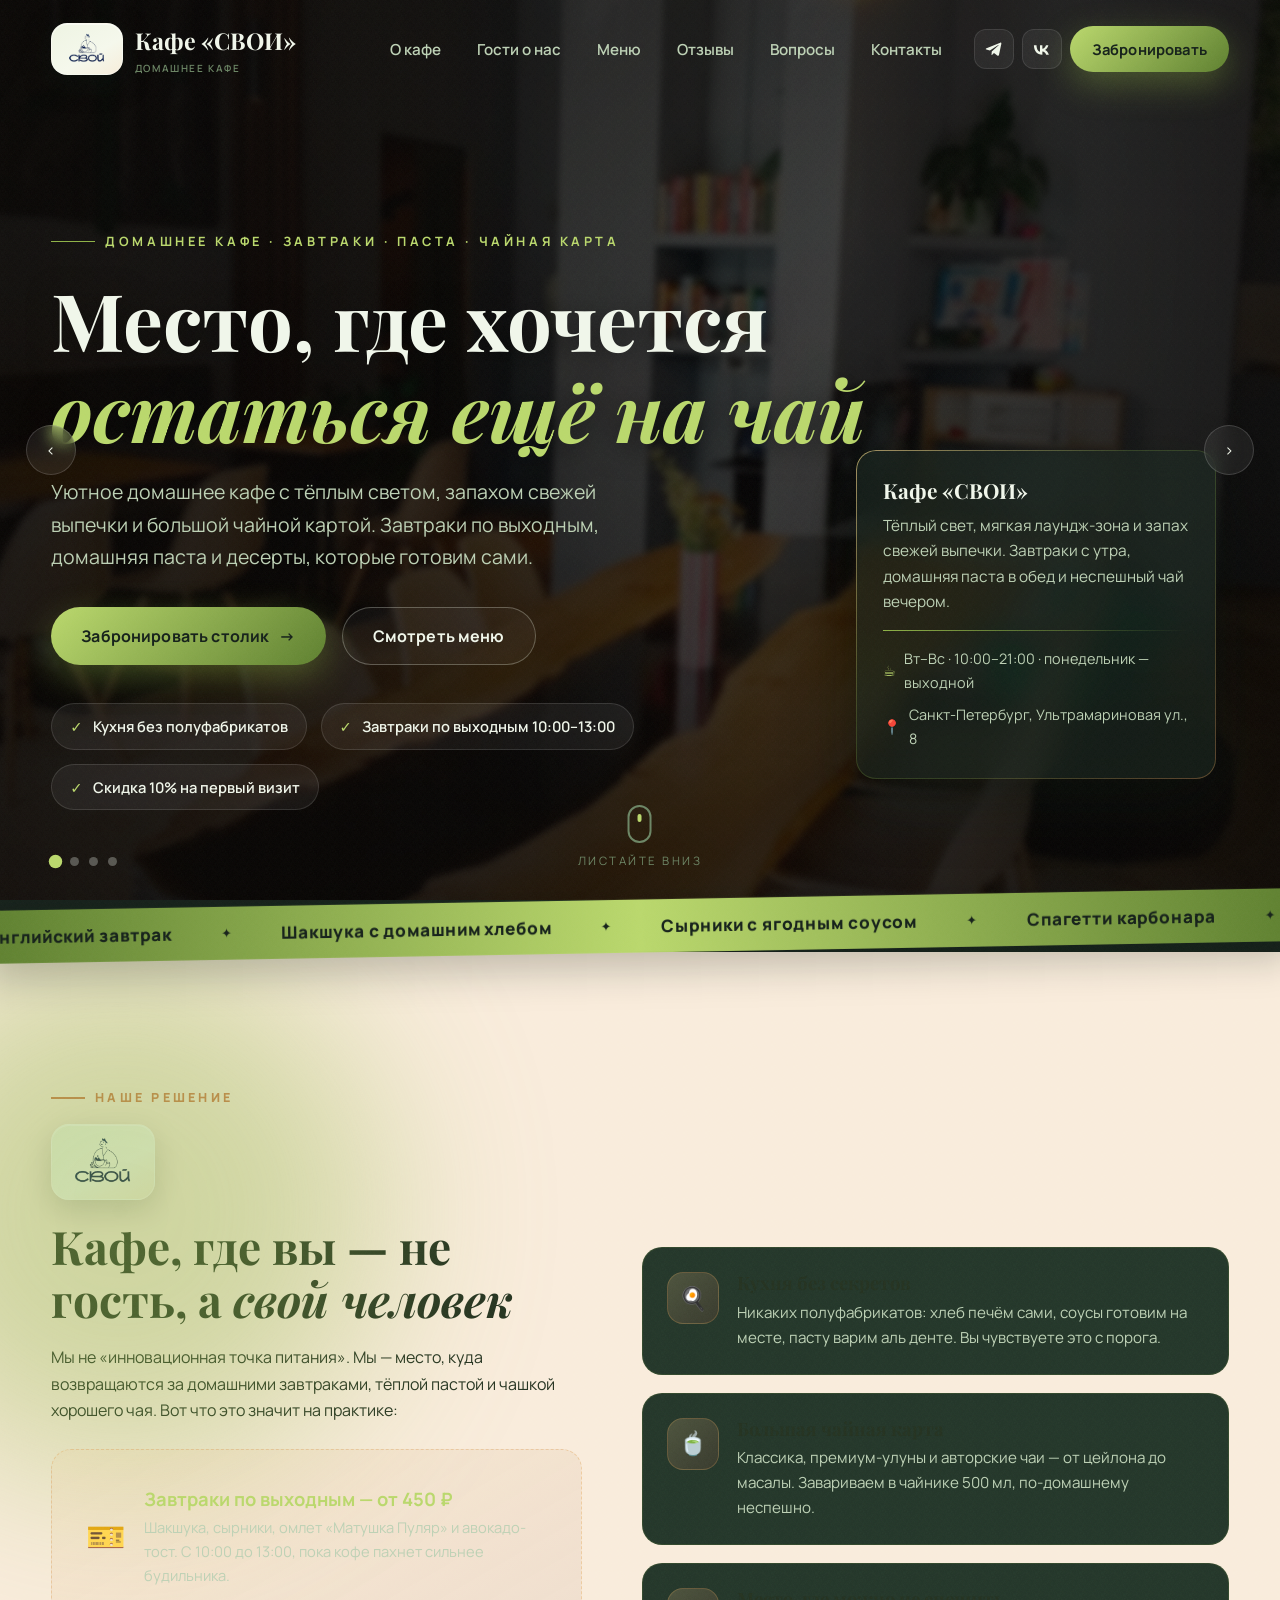
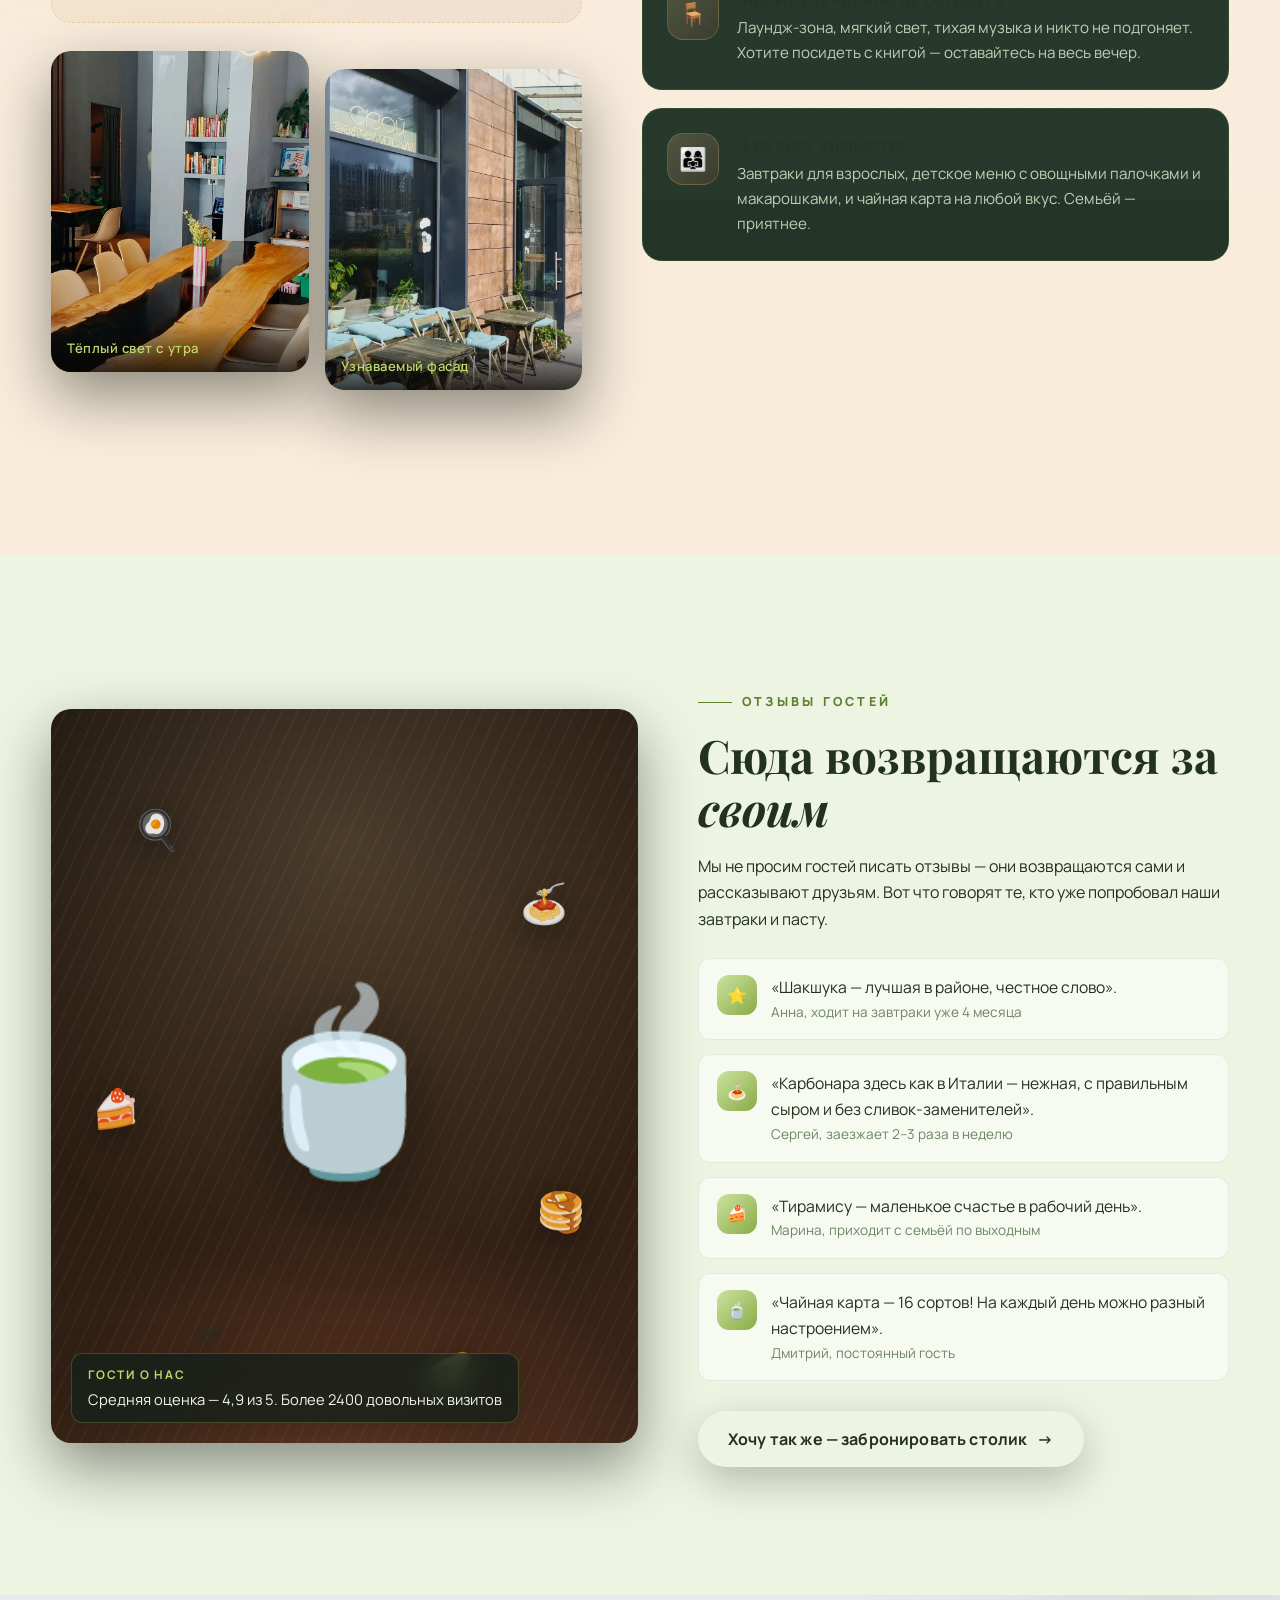
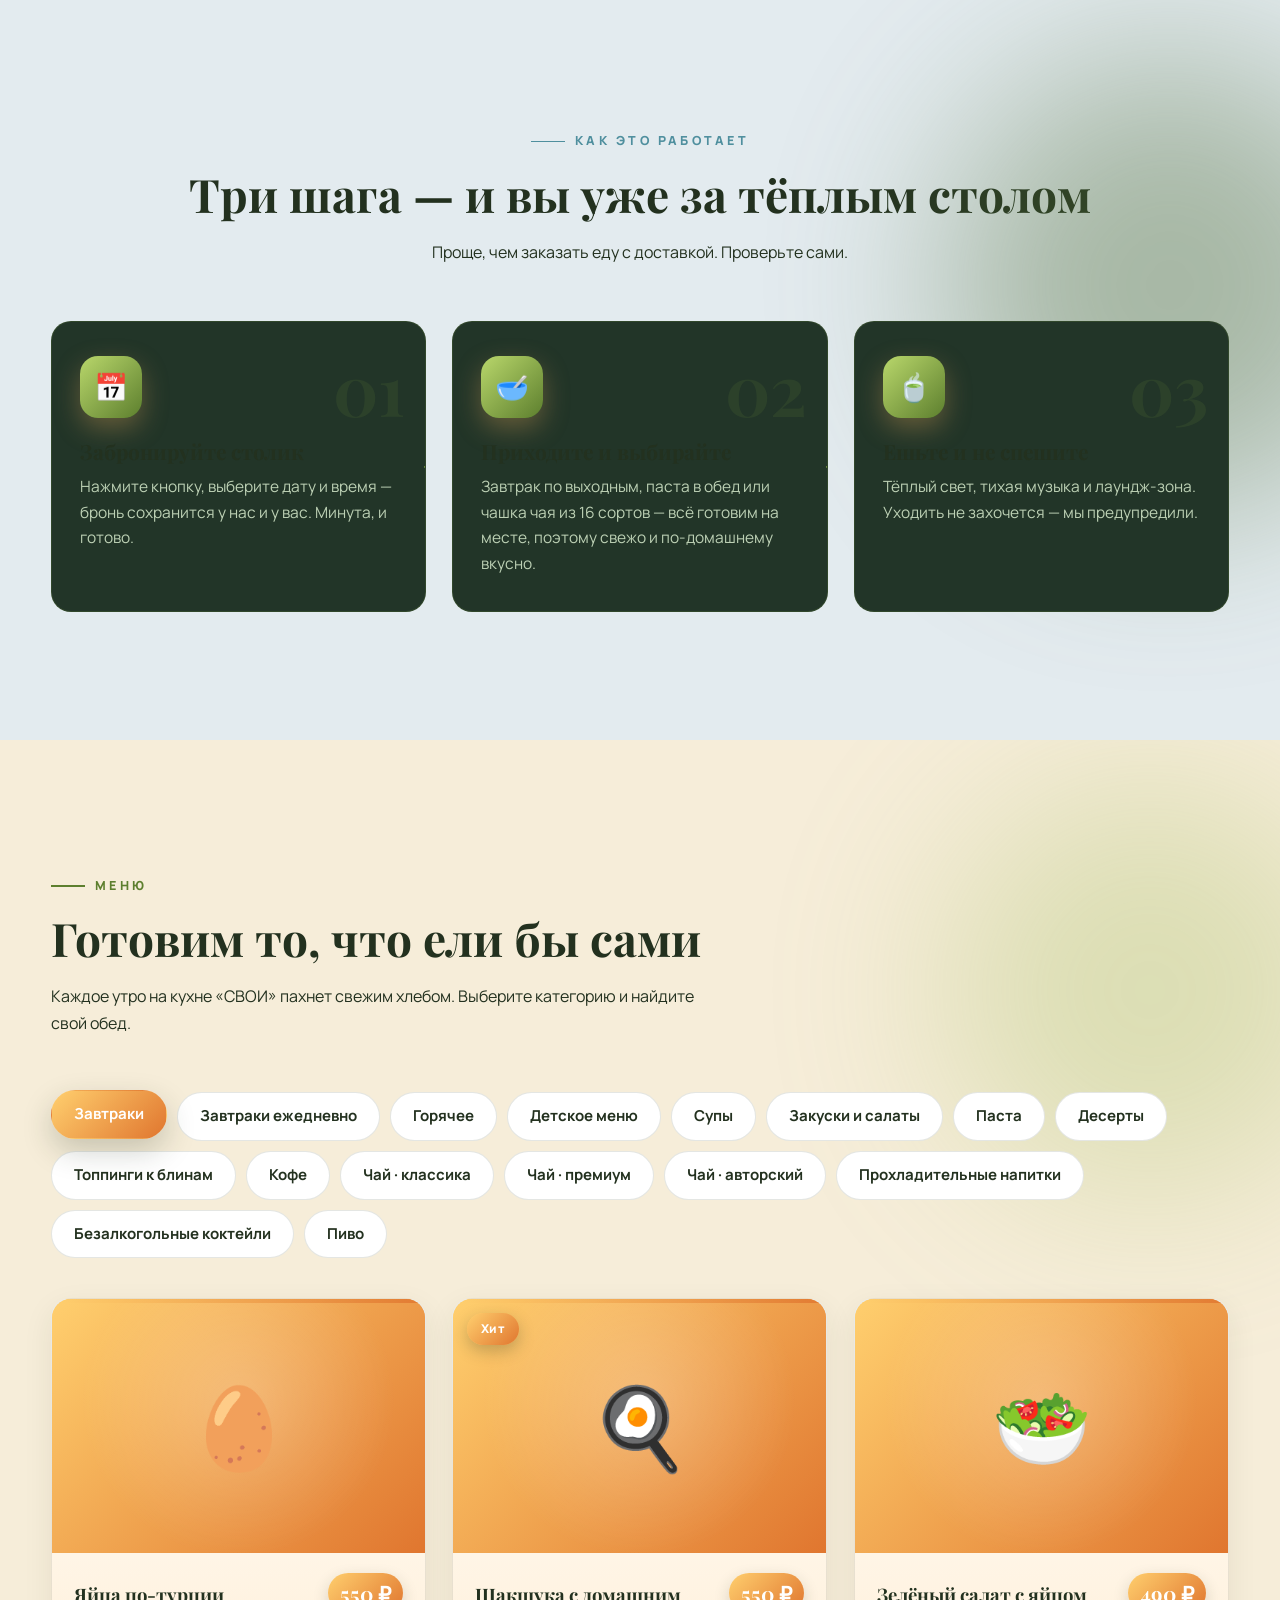
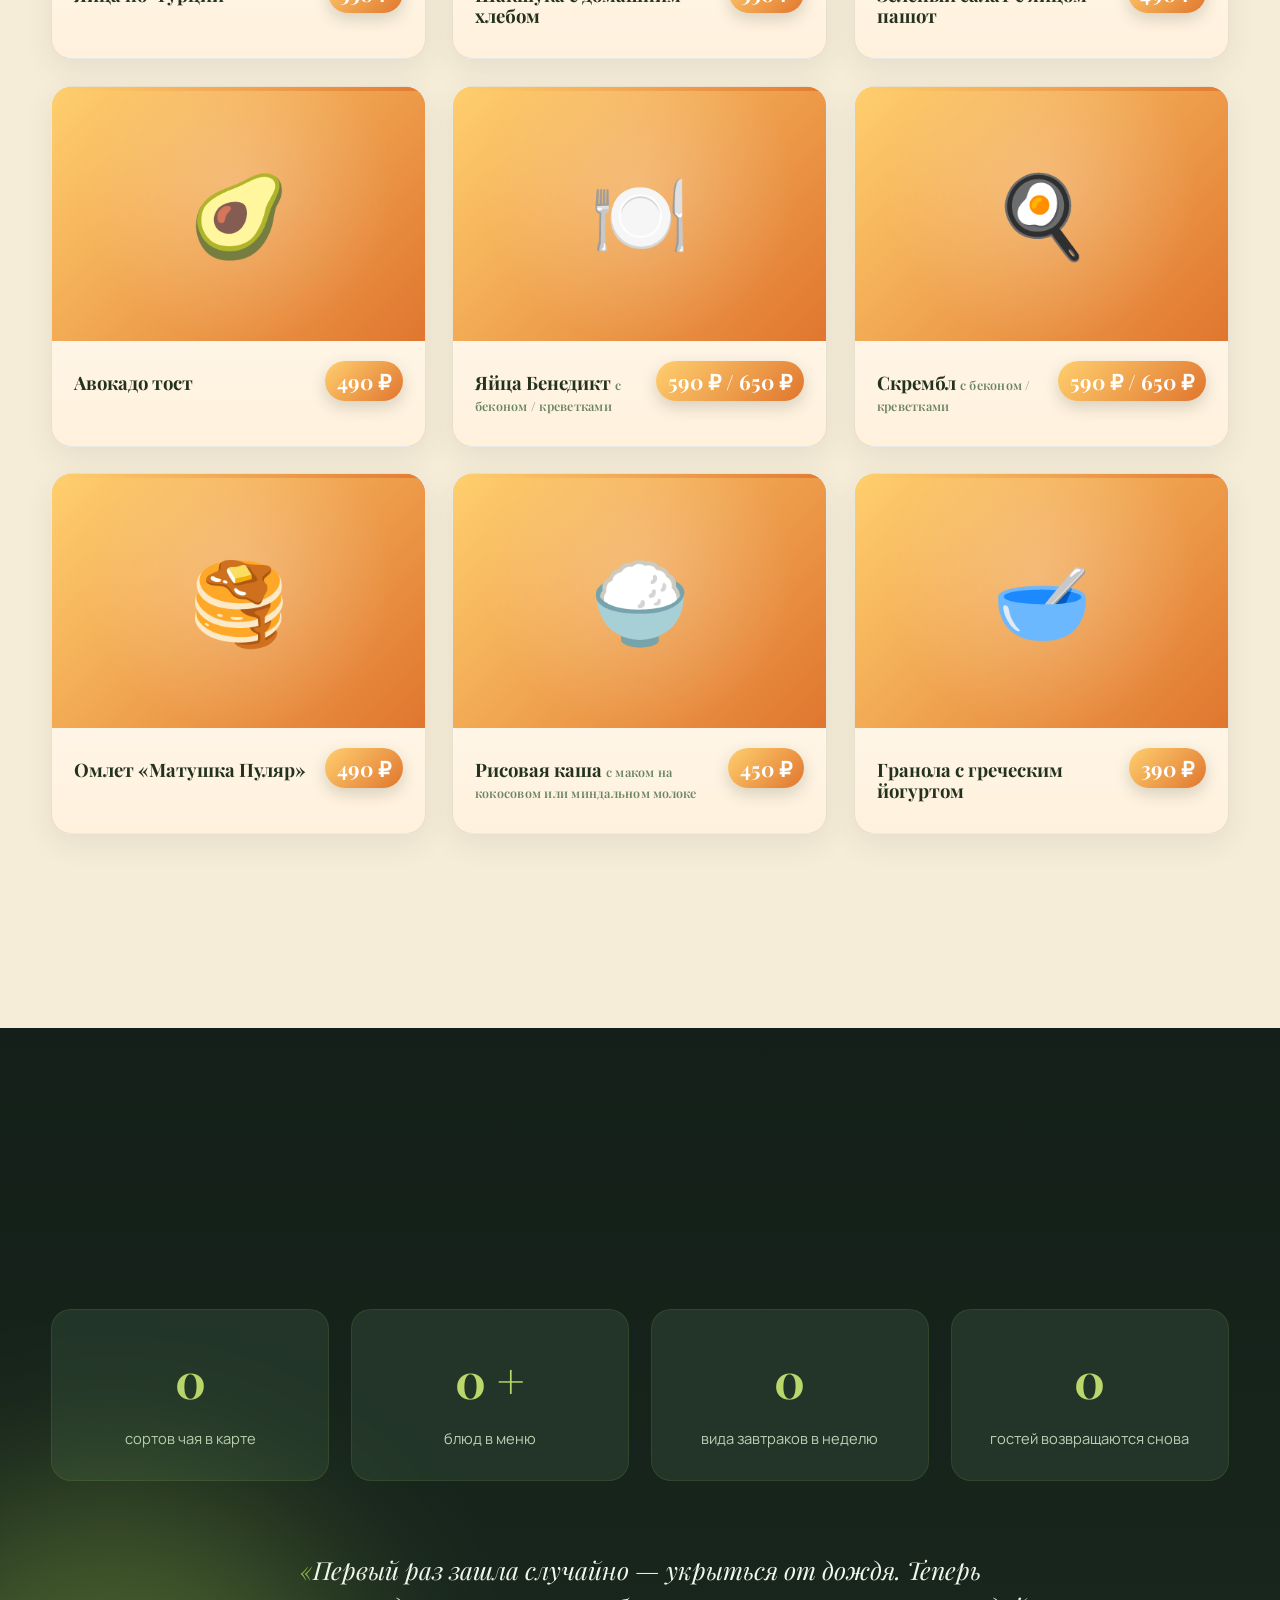
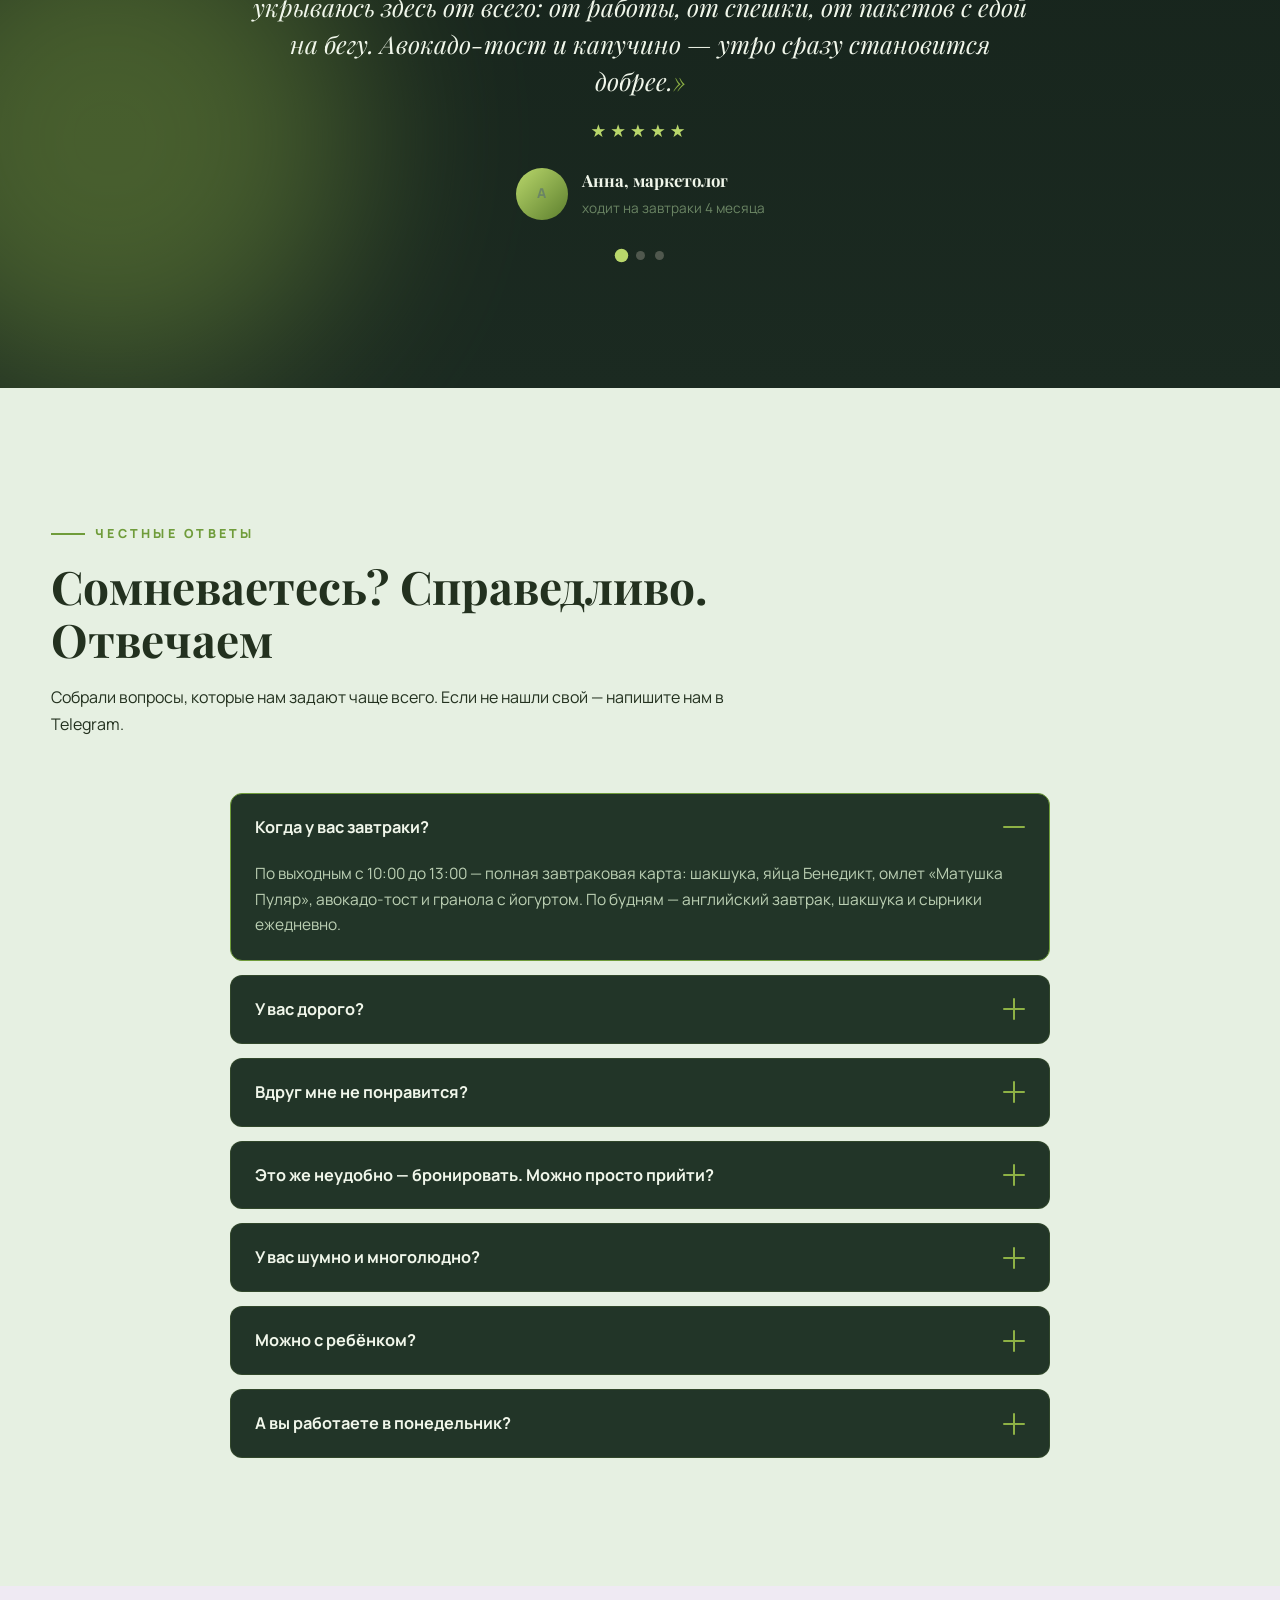
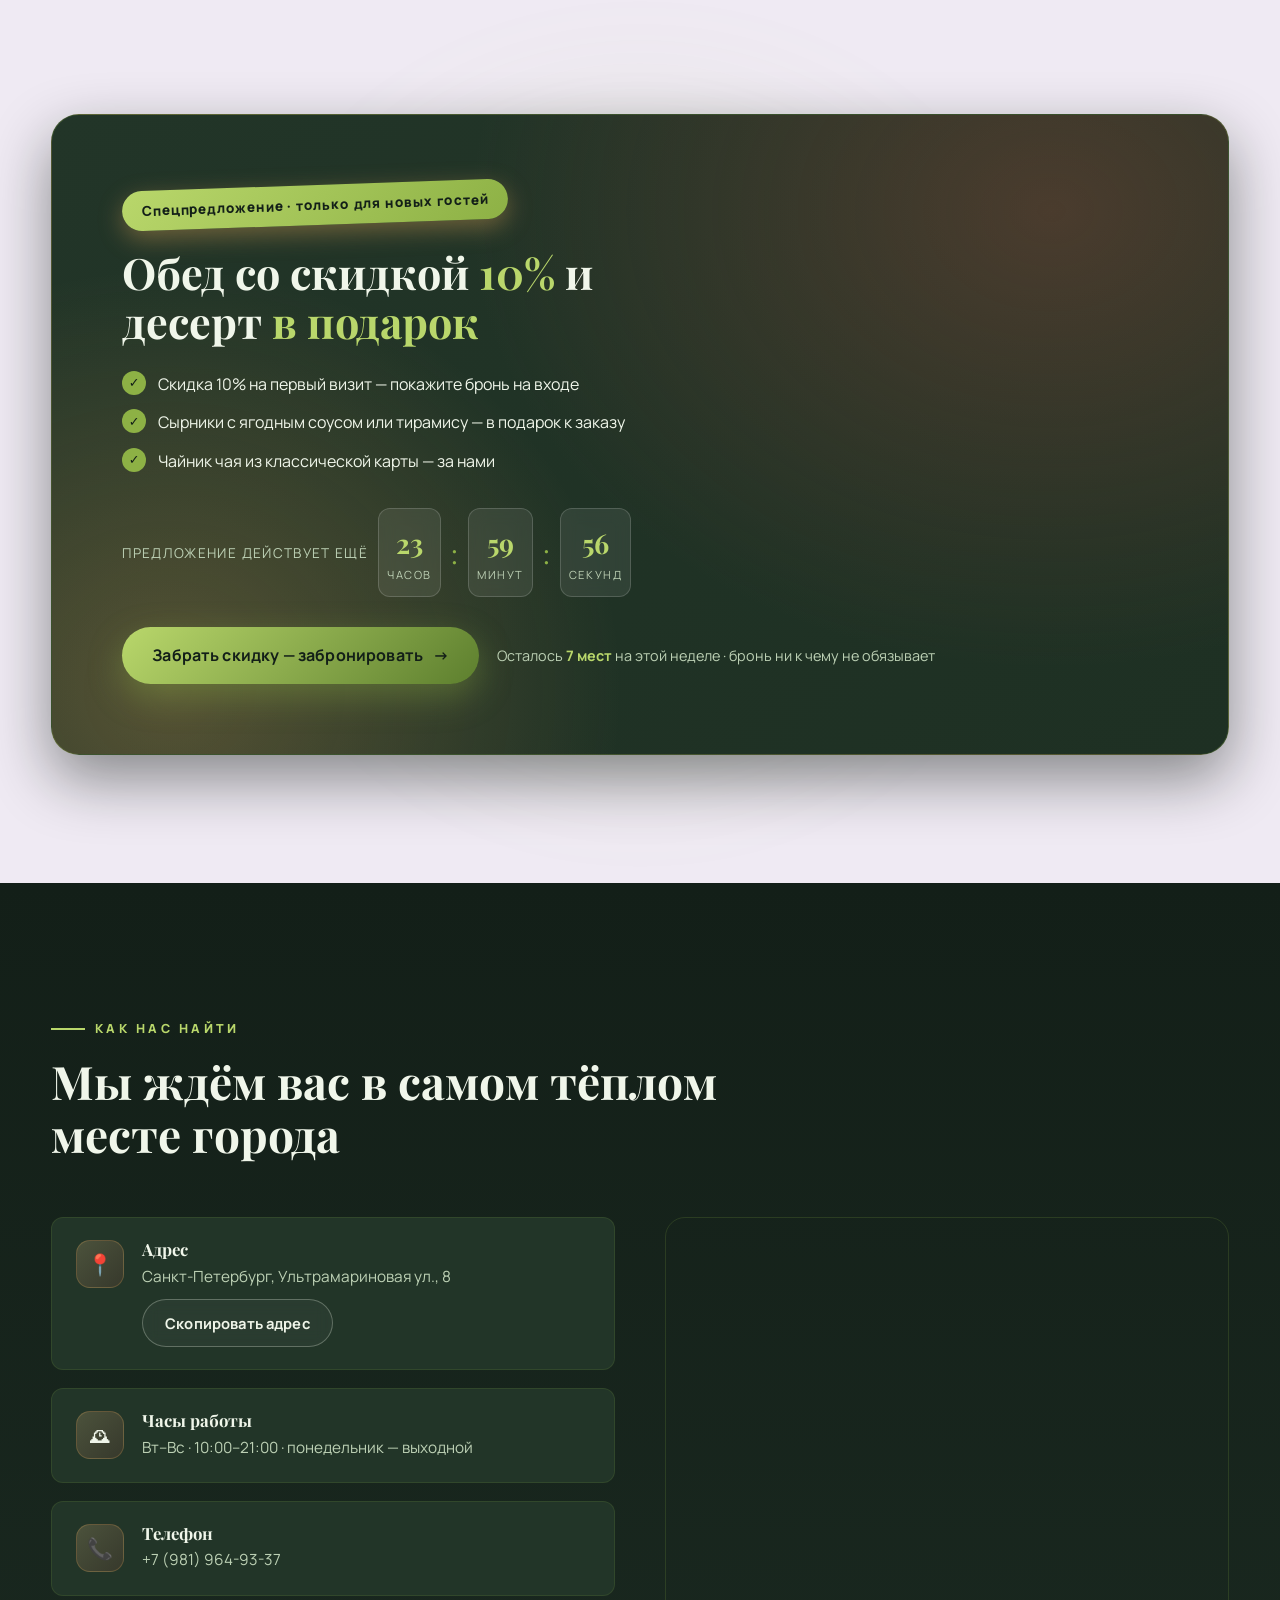
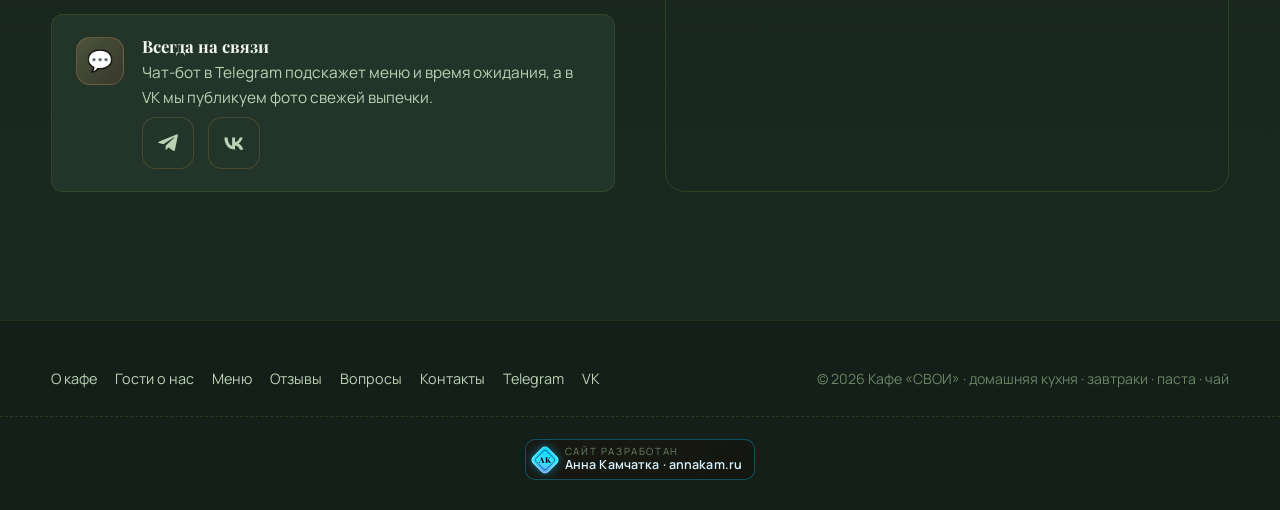
<file: index.html>
<!DOCTYPE html>
<html lang="ru">
<head>
  <meta charset="UTF-8">
  <meta name="viewport" content="width=device-width, initial-scale=1.0">
  <title>Кафе «СВОИ» — домашнее кафе на Ультрамариновой, 8 в Санкт-Петербурге | Завтраки, паста, чайная карта</title>
  <meta name="description" content="Уютное домашнее кафе в Санкт-Петербурге: завтраки по выходным, домашняя паста, том ям, десерты и большая чайная карта (16 сортов). Тёплая лаундж-атмосфера, бронирование столика онлайн.">
  <meta name="keywords" content="домашнее кафе, завтраки, паста, чайная карта, уютное кафе, Санкт-Петербург, Ультрамариновая, кафе с бронированием столиков, домашняя кухня">
  <meta property="og:title" content="Кафе «СВОИ» — домашнее кафе на Ультрамариновой">
  <meta property="og:description" content="Завтраки, домашняя паста и 16 сортов чая. Место, куда возвращаются.">
  <meta property="og:type" content="website">
  <meta property="og:image" content="images/logo.png">
  <link rel="icon" href="images/logo.png">
  <link rel="preconnect" href="https://fonts.googleapis.com">
  <link rel="preconnect" href="https://fonts.gstatic.com" crossorigin>
  <link href="https://fonts.googleapis.com/css2?family=Manrope:wght@400;600;700;800&family=Playfair+Display:ital,wght@0,700;0,800;1,700&display=swap" rel="stylesheet">
  <link rel="stylesheet" href="css/style.css?v=4">
</head>
<body class="grain">

<div class="read-progress" id="read-progress"></div>

<!-- ===================== ШАПКА ===================== -->
<header class="header" id="header">
  <div class="header__inner">
    <a href="#hero" class="logo">
      <img class="logo__img" src="images/logo.png" alt="Лого кафе «СВОИ»">
      <span>Кафе «СВОИ»<small>домашнее кафе</small></span>
    </a>

    <nav class="nav" id="nav-menu">
      <a class="nav__link" href="#about">О кафе</a>
      <a class="nav__link" href="#problem">Гости о нас</a>
      <a class="nav__link" href="#menu">Меню</a>
      <a class="nav__link" href="#reviews">Отзывы</a>
      <a class="nav__link" href="#faq">Вопросы</a>
      <a class="nav__link" href="#contacts">Контакты</a>
      <div class="nav__social">
        <a class="social-btn" data-telegram href="#" aria-label="Написать в Telegram" target="_blank" rel="noopener">
          <svg viewBox="0 0 24 24" fill="currentColor"><path d="M21.9 4.6 18.9 19c-.2 1-.8 1.2-1.7.8l-4.6-3.4-2.2 2.1c-.2.3-.5.5-.9.5l.3-4.6 8.4-7.6c.4-.3-.1-.5-.6-.2L7.4 13.3 3 11.9c-1-.3-1-1 .2-1.5L20.5 3.4c.8-.3 1.5.2 1.4 1.2Z"/></svg>
        </a>
        <a class="social-btn" data-vk href="#" aria-label="Мы во ВКонтакте" target="_blank" rel="noopener">
          <svg viewBox="0 0 24 24" fill="currentColor"><path d="M13 18.5c-6.6 0-10.4-4.5-10.6-12h3.3c.1 5.5 2.5 7.8 4.4 8.3V6.5h3v4.7c1.9-.2 3.9-2.4 4.6-4.7h3c-.5 2.9-2.7 5.1-4.2 6 1.5.7 3.9 2.6 4.8 6.2h-3.4c-.7-2.2-2.5-4-4.8-4.2v4.2H13Z"/></svg>
        </a>
      </div>
      <a class="btn btn--primary btn--sm nav__cta" href="#" data-open-booking>Забронировать</a>
    </nav>
  </div>
</header>

<main>
  <!-- ===================== HERO ===================== -->
  <section class="hero" id="hero">
    <div class="hero-slide is-active">
      <picture class="hero-slide__media is-zoom">
        <img src="images/hero-interior.webp" alt="Тёплый интерьер кафе «СВОИ» — деревянные столики, свечи и мягкий свет">
      </picture>
    </div>
    <div class="hero-slide">
      <picture class="hero-slide__media">
        <img src="images/hero-exterior.webp" alt="Вечерний фасад кафе «СВОИ» — тёплые окна и уличная вывеска">
      </picture>
    </div>
    <div class="hero-slide">
      <picture class="hero-slide__media">
        <img src="images/view-window.webp" alt="Вид из окна кафе «СВОИ»">
      </picture>
    </div>
    <div class="hero-slide">
      <picture class="hero-slide__media">
        <img src="images/lounge.webp" alt="Лаундж-зона кафе «СВОИ»">
      </picture>
    </div>

    <div class="hero__fx" aria-hidden="true">
      <span class="hero__fx-beam"></span>
      <span class="hero__fx-veil"></span>
    </div>

    <div class="hero__content">
      <p class="hero__eyebrow">Домашнее кафе · завтраки · паста · чайная карта</p>
      <h1 class="hero__title">Место, где хочется <em>остаться ещё на чай</em></h1>
      <p class="hero__sub">Уютное домашнее кафе с тёплым светом, запахом свежей выпечки и большой чайной картой. Завтраки по выходным, домашняя паста и десерты, которые готовим сами.</p>
      <div class="hero__cta">
        <a class="btn btn--primary" href="#" data-open-booking>Забронировать столик <span class="btn__arrow">→</span></a>
        <a class="btn btn--ghost" href="#menu">Смотреть меню</a>
      </div>
      <ul class="hero__benefits">
        <li class="hero__benefit"><b>✓</b> Кухня без полуфабрикатов</li>
        <li class="hero__benefit"><b>✓</b> Завтраки по выходным 10:00–13:00</li>
        <li class="hero__benefit"><b>✓</b> Скидка 10% на первый визит</li>
      </ul>
    </div>

    <div class="hero__card">
      <h3>Кафе «СВОИ»</h3>
      <p>Тёплый свет, мягкая лаундж-зона и запах свежей выпечки. Завтраки с утра, домашняя паста в обед и неспешный чай вечером.</p>
      <div class="hero__card-divider"></div>
      <div class="hero__card-row"><b>☕</b> <span data-hours></span></div>
      <div class="hero__card-row" style="margin-top:8px"><b>📍</b> <span data-address></span></div>
    </div>

    <div class="hero__dots">
      <button class="hero__dot is-active" aria-label="Слайд: интерьер"></button>
      <button class="hero__dot" aria-label="Слайд: фасад"></button>
      <button class="hero__dot" aria-label="Слайд: вид из окна"></button>
      <button class="hero__dot" aria-label="Слайд: лаундж-зона"></button>
    </div>
    <button class="hero__arrow is-prev" aria-label="Предыдущее фото">‹</button>
    <button class="hero__arrow is-next" aria-label="Следующее фото">›</button>

    <div class="hero__scroll">
      <div class="hero__mouse"></div>
      листайте вниз
    </div>
  </section>

  <!-- Бегущая строка -->
  <div class="marquee" aria-hidden="true">
    <div class="marquee__track">
      <span class="marquee__item">Английский завтрак</span>
      <span class="marquee__item">Шакшука с домашним хлебом</span>
      <span class="marquee__item">Сырники с ягодным соусом</span>
      <span class="marquee__item">Спагетти карбонара</span>
      <span class="marquee__item">Том ям</span>
      <span class="marquee__item">Тирамису</span>
      <span class="marquee__item">Чайная карта: 16 сортов</span>
      <span class="marquee__item">Завтраки по выходным 10–13</span>
      <span class="marquee__item">Английский завтрак</span>
      <span class="marquee__item">Шакшука с домашним хлебом</span>
      <span class="marquee__item">Сырники с ягодным соусом</span>
      <span class="marquee__item">Спагетти карбонара</span>
      <span class="marquee__item">Том ям</span>
      <span class="marquee__item">Тирамису</span>
      <span class="marquee__item">Чайная карта: 16 сортов</span>
      <span class="marquee__item">Завтраки по выходным 10–13</span>
    </div>
  </div>

  <!-- ===================== О КАФЕ / РЕШЕНИЕ ===================== -->
  <section class="section section--peach" id="about">
    <span class="warm-orb" style="width:520px;height:520px;left:-140px;top:0;background:var(--accent)"></span>
    <div class="container">
      <div class="solution">
        <div class="section__head" data-reveal>
          <span class="kicker">Наше решение</span>
          <img class="section__head-logo" src="images/logo.png" alt="Лого кафе «СВОИ»">
          <h2 class="section__title">Кафе, где вы — не гость, а <em>свой человек</em></h2>
            <p class="section__lead">Мы не «инновационная точка питания». Мы — место, куда возвращаются за домашними завтраками, тёплой пастой и чашкой хорошего чая. Вот что это значит на практике:</p>
          <div class="solution__ticket">
            <span style="font-size:2rem">🎫</span>
            <div>
                <b>Завтраки по выходным — от 450 ₽</b>
                <p style="color:var(--text-soft);font-size:0.92rem">Шакшука, сырники, омлет «Матушка Пуляр» и авокадо-тост. С 10:00 до 13:00, пока кофе пахнет сильнее будильника.</p>
            </div>
          </div>
          <div class="solution__gallery" data-reveal>
            <figure>
              <img src="images/hero-interior.webp" alt="Тёплый интерьер кафе «СВОИ» — деревянные столики, свечи и мягкий свет">
              <figcaption>Тёплый свет с утра</figcaption>
            </figure>
            <figure>
              <img src="images/hero-exterior.webp" alt="Вечерний фасад кафе «СВОИ» — тёплые окна и уличная вывеска">
              <figcaption>Узнаваемый фасад</figcaption>
            </figure>
          </div>
        </div>
        <div class="solution__grid">
          <div class="solution__card" data-reveal>
              <span class="ico">🍳</span>
            <div>
              <h4>Кухня без секретов</h4>
                <p>Никаких полуфабрикатов: хлеб печём сами, соусы готовим на месте, пасту варим аль денте. Вы чувствуете это с порога.</p>
            </div>
          </div>
          <div class="solution__card" data-reveal>
              <span class="ico">🍵</span>
            <div>
                <h4>Большая чайная карта</h4>
                <p>Классика, премиум-улуны и авторские чаи — от цейлона до масалы. Завариваем в чайнике 500 мл, по-домашнему неспешно.</p>
            </div>
          </div>
          <div class="solution__card" data-reveal>
            <span class="ico">🪑</span>
            <div>
              <h4>Место, где можно не спешить</h4>
                <p>Лаундж-зона, мягкий свет, тихая музыка и никто не подгоняет. Хотите посидеть с книгой — оставайтесь на весь вечер.</p>
            </div>
          </div>
          <div class="solution__card" data-reveal>
            <span class="ico">👨‍👩‍👧</span>
            <div>
              <h4>Для всех возрастов</h4>
              <p>Завтраки для взрослых, детское меню с овощными палочками и макарошками, и чайная карта на любой вкус. Семьёй — приятнее.</p>
            </div>
          </div>
        </div>
      </div>
    </div>
  </section>

  <!-- ===================== ОТЗЫВЫ ГОСТЕЙ ===================== -->
  <section class="section section--cream" id="problem">
    <div class="container">
      <div class="problem">
        <div class="problem__media" data-reveal>
          <div class="problem__fx" aria-hidden="true">
            <div class="problem__fx-cup">
              <span class="problem__fx-emoji">🍵</span>
              <span class="problem__fx-steam problem__fx-steam--1"></span>
              <span class="problem__fx-steam problem__fx-steam--2"></span>
              <span class="problem__fx-steam problem__fx-steam--3"></span>
            </div>
            <div class="problem__fx-orbit">
              <span class="problem__fx-chip">🍳</span>
              <span class="problem__fx-chip">🍝</span>
              <span class="problem__fx-chip">🍰</span>
              <span class="problem__fx-chip">🥞</span>
              <span class="problem__fx-chip">☕</span>
              <span class="problem__fx-chip">🥑</span>
            </div>
          </div>
          <div class="problem__float">
            <b>Гости о нас</b>
            Средняя оценка — 4,9 из 5. Более 2400 довольных визитов
          </div>
        </div>
        <div>
          <span class="kicker" data-reveal>Отзывы гостей</span>
          <h2 class="section__title" data-reveal>Сюда возвращаются за <em>своим</em></h2>
          <p class="section__lead" data-reveal>Мы не просим гостей писать отзывы — они возвращаются сами и рассказывают друзьям. Вот что говорят те, кто уже попробовал наши завтраки и пасту.</p>
          <ul class="problem__list">
            <li class="problem__item" data-reveal>
              <span class="ico">⭐</span>
              <p>«Шакшука — лучшая в районе, честное слово». <small>Анна, ходит на завтраки уже 4 месяца</small></p>
            </li>
            <li class="problem__item" data-reveal>
              <span class="ico">🍝</span>
              <p>«Карбонара здесь как в Италии — нежная, с правильным сыром и без сливок-заменителей». <small>Сергей, заезжает 2–3 раза в неделю</small></p>
            </li>
            <li class="problem__item" data-reveal>
              <span class="ico">🍰</span>
              <p>«Тирамису — маленькое счастье в рабочий день». <small>Марина, приходит с семьёй по выходным</small></p>
            </li>
            <li class="problem__item" data-reveal>
              <span class="ico">🍵</span>
              <p>«Чайная карта — 16 сортов! На каждый день можно разный настроением». <small>Дмитрий, постоянный гость</small></p>
            </li>
          </ul>
          <div data-reveal style="margin-top:30px">
            <a class="btn btn--cream" href="#" data-open-booking>Хочу так же — забронировать столик <span class="btn__arrow">→</span></a>
          </div>
        </div>
      </div>
    </div>
  </section>

  <!-- ===================== КАК ЭТО РАБОТАЕТ ===================== -->
  <section class="section section--sky" id="how">
    <span class="warm-orb" style="width:460px;height:460px;right:-120px;top:60px;background:var(--wine)"></span>
    <div class="container">
      <div class="section__head" style="max-width:none;text-align:center;margin-left:auto;margin-right:auto" data-reveal>
        <span class="kicker" style="justify-content:center">Как это работает</span>
        <h2 class="section__title">Три шага — и вы уже за тёплым столом</h2>
        <p class="section__lead" style="margin:0 auto">Проще, чем заказать еду с доставкой. Проверьте сами.</p>
      </div>
      <div class="steps">
        <div class="step" data-reveal>
          <div class="step__ico">📅</div>
          <h4>Забронируйте столик</h4>
          <p>Нажмите кнопку, выберите дату и время — бронь сохранится у нас и у вас. Минута, и готово.</p>
          <span class="step__arrow">→</span>
        </div>
        <div class="step" data-reveal>
          <div class="step__ico">🥣</div>
          <h4>Приходите и выбирайте</h4>
          <p>Завтрак по выходным, паста в обед или чашка чая из 16 сортов — всё готовим на месте, поэтому свежо и по-домашнему вкусно.</p>
          <span class="step__arrow">→</span>
        </div>
        <div class="step" data-reveal>
          <div class="step__ico">🍵</div>
          <h4>Ешьте и не спешите</h4>
          <p>Тёплый свет, тихая музыка и лаундж-зона. Уходить не захочется — мы предупредили.</p>
        </div>
      </div>
    </div>
  </section>

  <!-- ===================== МЕНЮ ===================== -->
  <section class="section menu-wrap" id="menu">
    <span class="warm-orb" style="width:420px;height:420px;right:-80px;top:40px;background:var(--accent);opacity:0.25"></span>
    <div class="menu-floaters" aria-hidden="true">
      <span class="menu-floater" style="--fx:4%;--fs:2.6rem;--fd:22s">🍲</span>
      <span class="menu-floater" style="--fx:12%;--fs:3.4rem;--fd:26s;--fdelay:-8s">🥟</span>
      <span class="menu-floater" style="--fx:22%;--fs:2.2rem;--fd:19s;--fdelay:-4s">🥘</span>
      <span class="menu-floater" style="--fx:33%;--fs:3rem;--fd:25s;--fdelay:-13s">🥗</span>
      <span class="menu-floater" style="--fx:45%;--fs:2.4rem;--fd:21s;--fdelay:-2s">🍰</span>
      <span class="menu-floater" style="--fx:56%;--fs:3.2rem;--fd:27s;--fdelay:-17s">🍯</span>
      <span class="menu-floater" style="--fx:66%;--fs:2.5rem;--fd:20s;--fdelay:-6s">🍵</span>
      <span class="menu-floater" style="--fx:76%;--fs:3.5rem;--fd:24s;--fdelay:-11s">🥞</span>
      <span class="menu-floater" style="--fx:86%;--fs:2.3rem;--fd:23s;--fdelay:-15s">☕</span>
      <span class="menu-floater" style="--fx:94%;--fs:2.8rem;--fd:28s;--fdelay:-5s">🍎</span>
    </div>
    <div class="container">
      <div class="section__head" data-reveal>
        <span class="kicker">Меню</span>
        <h2 class="section__title">Готовим то, что ели бы сами</h2>
        <p class="section__lead">Каждое утро на кухне «СВОИ» пахнет свежим хлебом. Выберите категорию и найдите свой обед.</p>
      </div>

      <div class="menu-tabs" id="menu-tabs" data-reveal></div>
      <div class="menu-grid" id="menu-grid"></div>

      <p class="menu__note" data-reveal>
        Не нашли любимое блюдо? <a href="#" data-open-booking>Забронируйте столик</a> — и мы приготовим его специально для вас.
      </p>
    </div>
  </section>

  <!-- ===================== СОЦДОКАЗАТЕЛЬСТВА ===================== -->
  <section class="section section--dark" id="reviews">
    <span class="warm-orb" style="width:500px;height:500px;left:-140px;bottom:0;background:var(--accent)"></span>
    <div class="container">
      <div class="section__head" style="max-width:none;text-align:center;margin-left:auto;margin-right:auto" data-reveal>
        <span class="kicker" style="justify-content:center">Нам верят</span>
        <h2 class="section__title">Цифры, за которыми — живые люди</h2>
      </div>

      <div class="stats">
        <div class="stat" data-reveal><div class="stat__num"><span data-count="16" data-suffix="">0</span></div><div class="stat__label">сортов чая в карте</div></div>
        <div class="stat" data-reveal><div class="stat__num"><span data-count="90">0</span> +</div><div class="stat__label">блюд в меню</div></div>
        <div class="stat" data-reveal><div class="stat__num"><span data-count="3">0</span></div><div class="stat__label">вида завтраков в неделю</div></div>
        <div class="stat" data-reveal><div class="stat__num"><span data-count="96" data-suffix="%">0</span></div><div class="stat__label">гостей возвращаются снова</div></div>
      </div>

      <div class="reviews" data-reveal>
        <div class="review is-active">
          <p class="review__text">Первый раз зашла случайно — укрыться от дождя. Теперь укрываюсь здесь от всего: от работы, от спешки, от пакетов с едой на бегу. Авокадо-тост и капучино — утро сразу становится добрее.</p>
          <div class="review__stars">★★★★★</div>
          <div class="review__author"><span class="review__ava">А</span><div style="text-align:left"><b>Анна, маркетолог</b><span>ходит на завтраки 4 месяца</span></div></div>
        </div>
        <div class="review">
          <p class="review__text">Карбонара — нежнейшая, с правильным гуяле и без лишних сливок. А к ней — премиум-улун. После такого обеда возвращаешься на работу как заново родившийся.</p>
          <div class="review__stars">★★★★★</div>
          <div class="review__author"><span class="review__ava">С</span><div style="text-align:left"><b>Сергей, водитель</b><span>заезжает 2–3 раза в неделю</span></div></div>
        </div>
        <div class="review">
          <p class="review__text">Привели дочку на сырники, а в итоге просидели весь вечер в лаундж-зоне. Тёплый свет, запах выпечки, никто не торопит. Такое ощущение, что мы не в кафе, а в гостях у хороших знакомых.</p>
          <div class="review__stars">★★★★★</div>
          <div class="review__author"><span class="review__ava">М</span><div style="text-align:left"><b>Марина</b><span>приходит с семьёй по выходным</span></div></div>
        </div>
      </div>
      <div class="review-dots">
        <button class="review-dot is-active" aria-label="Отзыв 1"></button>
        <button class="review-dot" aria-label="Отзыв 2"></button>
        <button class="review-dot" aria-label="Отзыв 3"></button>
      </div>
    </div>
  </section>

  <!-- ===================== FAQ ===================== -->
  <section class="section section--mint" id="faq">
    <div class="container">
      <div class="section__head" data-reveal>
        <span class="kicker">Честные ответы</span>
        <h2 class="section__title">Сомневаетесь? Справедливо. Отвечаем</h2>
        <p class="section__lead">Собрали вопросы, которые нам задают чаще всего. Если не нашли свой — напишите нам в Telegram.</p>
      </div>

      <div class="faq" data-reveal>
        <div class="faq__item is-open">
          <button class="faq__q">Когда у вас завтраки?<span class="faq__icon"></span></button>
          <div class="faq__a"><p class="faq__a-inner">По выходным с 10:00 до 13:00 — полная завтраковая карта: шакшука, яйца Бенедикт, омлет «Матушка Пуляр», авокадо-тост и гранола с йогуртом. По будням — английский завтрак, шакшука и сырники ежедневно.</p></div>
        </div>
        <div class="faq__item">
          <button class="faq__q">У вас дорого?<span class="faq__icon"></span></button>
          <div class="faq__a"><p class="faq__a-inner">Завтраки — от 390 ₽, паста — 590–1090 ₽, чайник чая — от 320 ₽. За эти деньги вы получаете домашнее, а не «инновационное». А ещё на первый визит — скидка 10%.</p></div>
        </div>
        <div class="faq__item">
          <button class="faq__q">Вдруг мне не понравится?<span class="faq__icon"></span></button>
          <div class="faq__a"><p class="faq__a-inner">Тогда мы заменим блюдо или вернём деньги — без вопросов и выяснения отношений. Нам важнее, чтобы вы вернулись, чем «победить в споре». Гости ценят честность.</p></div>
        </div>
        <div class="faq__item">
          <button class="faq__q">Это же неудобно — бронировать. Можно просто прийти?<span class="faq__icon"></span></button>
          <div class="faq__a"><p class="faq__a-inner">Можно, конечно! Но по выходным к завтракам и вечерам столики у окна разбирают быстро. Бронь — это способ гарантированно попасть в любимое место, а не лишняя формальность. Кстати, бронь можно отменить в один клик.</p></div>
        </div>
        <div class="faq__item">
          <button class="faq__q">У вас шумно и многолюдно?<span class="faq__icon"></span></button>
          <div class="faq__a"><p class="faq__a-inner">Нет. Мы сознательно держим лаундж-зону и немного столиков, чтобы в зале было тихо и спокойно. Сюда приходят, чтобы выдохнуть, а не договариваться на повышенных тонах.</p></div>
        </div>
        <div class="faq__item">
          <button class="faq__q">Можно с ребёнком?<span class="faq__icon"></span></button>
          <div class="faq__a"><p class="faq__a-inner">Конечно! Для детей — отдельное меню: овощные палочки, куриный суп с фрикадельками, макароны с сыром и «детские макарошки с сосиской». Есть стульчики. Главное — предупредите при бронировании, мы подготовимся.</p></div>
        </div>
        <div class="faq__item">
          <button class="faq__q">А вы работаете в понедельник?<span class="faq__icon"></span></button>
          <div class="faq__a"><p class="faq__a-inner">Понедельник — выходной. Со вторника по воскресенье ждём вас с 10:00 до 21:00.</p></div>
        </div>
      </div>
    </div>
  </section>

  <!-- ===================== ОФФЕР ===================== -->
  <section class="section section--lilac" id="offer">
    <span class="warm-orb" style="width:560px;height:560px;left:50%;top:50%;transform:translate(-50%,-50%);background:var(--accent);opacity:0.16"></span>
    <div class="container">
      <div class="offer" data-reveal>
        <span class="offer__badge">Спецпредложение · только для новых гостей</span>
        <h2>Обед со скидкой <span>10%</span> и десерт <span>в подарок</span></h2>
        <ul class="offer__list">
          <li>Скидка 10% на первый визит — покажите бронь на входе</li>
          <li>Сырники с ягодным соусом или тирамису — в подарок к заказу</li>
          <li>Чайник чая из классической карты — за нами</li>
        </ul>
        <div class="timer">
          <span class="timer__label">Предложение действует ещё</span>
          <span class="timer__cell"><div class="timer__num" data-timer-h>00</div><div class="timer__unit">часов</div></span>
          <span class="timer__sep">:</span>
          <span class="timer__cell"><div class="timer__num" data-timer-m>00</div><div class="timer__unit">минут</div></span>
          <span class="timer__sep">:</span>
          <span class="timer__cell"><div class="timer__num" data-timer-s>00</div><div class="timer__unit">секунд</div></span>
        </div>
        <div class="offer__cta">
          <a class="btn btn--primary" href="#" data-open-booking>Забрать скидку — забронировать <span class="btn__arrow">→</span></a>
          <span class="offer__note">Осталось <b>7 мест</b> на этой неделе · бронь ни к чему не обязывает</span>
        </div>
      </div>
    </div>
  </section>

  <!-- ===================== КОНТАКТЫ ===================== -->
  <section class="section section--dark" id="contacts">
    <div class="container">
      <div class="section__head" data-reveal>
        <span class="kicker">Как нас найти</span>
        <h2 class="section__title">Мы ждём вас в самом тёплом месте города</h2>
      </div>

      <div class="contacts">
        <div class="contact-info">
          <div class="contact-card" data-reveal>
            <span class="ico">📍</span>
            <div>
              <h4>Адрес</h4>
              <p data-address></p>
              <button id="copy-address" class="btn btn--ghost btn--sm" style="margin-top:10px">Скопировать адрес</button>
            </div>
          </div>
          <div class="contact-card" data-reveal>
            <span class="ico">🕰</span>
            <div>
              <h4>Часы работы</h4>
              <p data-hours></p>
            </div>
          </div>
          <div class="contact-card" data-reveal>
            <span class="ico">📞</span>
            <div>
              <h4>Телефон</h4>
              <p><a data-phone-href href="#"><span data-phone-text></span></a></p>
            </div>
          </div>
          <div class="contact-card" data-reveal>
            <span class="ico">💬</span>
            <div>
              <h4>Всегда на связи</h4>
              <p>Чат-бот в Telegram подскажет меню и время ожидания, а в VK мы публикуем фото свежей выпечки.</p>
              <div class="contact-social">
                <a class="social-btn" data-telegram href="#" target="_blank" rel="noopener" aria-label="Чат-бот в Telegram">
                  <svg viewBox="0 0 24 24" fill="currentColor" style="width:24px;height:24px"><path d="M21.9 4.6 18.9 19c-.2 1-.8 1.2-1.7.8l-4.6-3.4-2.2 2.1c-.2.3-.5.5-.9.5l.3-4.6 8.4-7.6c.4-.3-.1-.5-.6-.2L7.4 13.3 3 11.9c-1-.3-1-1 .2-1.5L20.5 3.4c.8-.3 1.5.2 1.4 1.2Z"/></svg>
                </a>
                <a class="social-btn" data-vk href="#" target="_blank" rel="noopener" aria-label="Мы во ВКонтакте">
                  <svg viewBox="0 0 24 24" fill="currentColor" style="width:24px;height:24px"><path d="M13 18.5c-6.6 0-10.4-4.5-10.6-12h3.3c.1 5.5 2.5 7.8 4.4 8.3V6.5h3v4.7c1.9-.2 3.9-2.4 4.6-4.7h3c-.5 2.9-2.7 5.1-4.2 6 1.5.7 3.9 2.6 4.8 6.2h-3.4c-.7-2.2-2.5-4-4.8-4.2v4.2H13Z"/></svg>
                </a>
              </div>
            </div>
          </div>
        </div>

        <div class="map-card" data-reveal>
          <iframe src="https://yandex.ru/map-widget/v1/?ll=30.441177%2C59.905937&mode=poi&poi%5Bpoint%5D=30.440894%2C59.905945&poi%5Buri%5D=ymapsbm1%3A%2F%2Forg%3Foid%3D38065428717&z=18" style="width:100%;height:100%;border:0;border-radius:inherit" allowfullscreen loading="lazy" referrerpolicy="no-referrer-when-downgrade" title="Кафе «СВОИ» на карте"></iframe>
        </div>
      </div>
    </div>
  </section>
</main>

<!-- ===================== ФУТЕР ===================== -->
<footer class="footer">
  <div class="container footer__inner">
    <nav class="footer__nav" aria-label="Меню сайта">
      <a href="#about">О кафе</a>
      <a href="#problem">Гости о нас</a>
      <a href="#menu">Меню</a>
      <a href="#reviews">Отзывы</a>
      <a href="#faq">Вопросы</a>
      <a href="#contacts">Контакты</a>
      <a data-telegram href="#" target="_blank" rel="noopener">Telegram</a>
      <a data-vk href="#" target="_blank" rel="noopener">VK</a>
    </nav>
    <div class="footer__copy">© <span data-year></span> Кафе «СВОИ» · домашняя кухня · завтраки · паста · чай</div>
  </div>
  <div class="container footer__credit">
    <a class="ak-badge" href="https://annakam.ru" target="_blank" rel="noopener" aria-label="Сайт разработан Анна Камчатка — annakam.ru" title="Сайт разработан Анна Камчатка — annakam.ru">
      <span class="ak-badge__mark" aria-hidden="true"><span class="ak-badge__mark-txt">AK</span></span>
      <span class="ak-badge__text">
        <small>Сайт разработан</small>
        <b>Анна Камчатка · annakam.ru</b>
      </span>
    </a>
  </div>
</footer>

<!-- ===================== МОДАЛКА БРОНИРОВАНИЯ ===================== -->
<div class="modal" id="booking-modal" role="dialog" aria-modal="true" aria-labelledby="booking-title">
  <div class="modal__dialog">
    <button class="modal__close" data-close-booking aria-label="Закрыть">✕</button>
    <h2 class="modal__title" id="booking-title">Забронировать столик</h2>
    <p class="modal__sub">Оставьте заявку — мы позвоним и подтвердим бронь за 15 минут.</p>

    <form id="booking-form" novalidate>
      <div class="field">
        <label class="field__label" for="booking-name">Ваше имя <span>*</span></label>
        <input class="field__input" type="text" id="booking-name" name="name" required placeholder="Например, Анна">
        <span class="field__msg"></span>
      </div>
      <div class="field">
        <label class="field__label" for="booking-phone">Телефон <span>*</span></label>
        <input class="field__input" type="tel" id="booking-phone" name="phone" required placeholder="+7 (___) ___-__-__" autocomplete="tel">
        <span class="field__msg"></span>
      </div>
      <div class="field-row">
        <div class="field">
          <label class="field__label" for="booking-date">Дата <span>*</span></label>
          <input class="field__input" type="date" id="booking-date" name="date" required>
          <span class="field__msg"></span>
        </div>
        <div class="field">
          <label class="field__label" for="booking-time">Время <span>*</span></label>
          <input class="field__input" type="time" id="booking-time" name="time" required>
          <span class="field__msg"></span>
        </div>
      </div>
      <div class="field">
        <label class="field__label" for="booking-guests">Количество гостей</label>
        <select class="field__input" id="booking-guests" name="guests">
          <option value="1">1 гость</option>
          <option value="2" selected>2 гостя</option>
          <option value="3">3 гостя</option>
          <option value="4">4 гостя</option>
          <option value="6">5–6 гостей</option>
        </select>
        <span class="field__msg"></span>
      </div>
      <div class="field">
        <label class="field__label" for="booking-comment">Пожелания</label>
        <textarea class="field__input" id="booking-comment" name="comment" rows="2" placeholder="Столик у окна, детский стульчик, именинный пирог…"></textarea>
        <span class="field__msg"></span>
      </div>
      <button type="submit" class="btn btn--primary form__submit">Подтвердить бронь</button>
      <p class="form__note">Нажимая кнопку, вы соглашаетесь на обработку персональных данных.</p>
    </form>

    <div class="booking-list" id="booking-list"></div>
  </div>
</div>

<div class="toast-box" id="toast-box"></div>

<button class="to-top" id="to-top" aria-label="Наверх">↑</button>

<script src="js/menu.js"></script>
<script src="js/main.js"></script>
</body>
</html>
</file>
<file: css/style.css>
/* ============================================================
   Кафе «СВОИ» — домашнее кафе с комплексными обедами
   Тёплый уют · современные эффекты · адаптив
   ============================================================ */

:root {
  --bg-ink: #131f18;
  --bg-deep: #1b2a21;
  --bg-card: #223528;
  --bg-cream: #eef4e2;
  --bg-cream-soft: #f5f8ec;
  --bg-peach: #f9ecdb;
  --bg-mint: #e6f0e2;
  --bg-sky: #e3ebef;
  --bg-honey: #f6edd9;
  --bg-lilac: #efeaf3;
  --text-light: #f0f6ea;
  --text-soft: #bcd0b4;
  --text-mute: #6b8564;
  --text-ink: #23311f;
  --accent: #8db145;
  --accent-hi: #b9d76b;
  --accent-deep: #5d7f2e;
  --wine: #4e6b37;
  --ok: #7fb069;
  --err: #c94f3d;
  --radius: 20px;
  --radius-s: 12px;
  --shadow: 0 24px 60px rgba(8, 18, 12, 0.45);
  --shadow-soft: 0 14px 40px rgba(8, 18, 12, 0.25);
  --font-disp: "Playfair Display", Georgia, serif;
  --font-body: "Manrope", system-ui, sans-serif;
  --ease: cubic-bezier(0.22, 1, 0.36, 1);
}

* { margin: 0; padding: 0; box-sizing: border-box; }

html { scroll-behavior: smooth; }

body {
  font-family: var(--font-body);
  background: var(--bg-ink);
  color: var(--text-light);
  line-height: 1.65;
  overflow-x: hidden;
  -webkit-font-smoothing: antialiased;
  position: relative;
}

/* Фоновые эффекты сайта: тёплые световые пятна + зерновая текстура
   Вдохновлено annakam.ru (cyan-grid / scanline), но в палитре «СВОИ» (мед/уголь) */
body::before {
  content: "";
  position: fixed;
  inset: 0;
  z-index: -2;
  pointer-events: none;
  background:
    radial-gradient(28vmax 28vmax at 12% 8%, rgba(224,164,88,0.18), rgba(224,164,88,0.0) 62%),
    radial-gradient(24vmax 24vmax at 88% 22%, rgba(220,110,70,0.16), rgba(220,110,70,0.0) 65%),
    radial-gradient(22vmax 22vmax at 80% 88%, rgba(141,177,69,0.14), rgba(141,177,69,0.0) 60%),
    radial-gradient(20vmax 20vmax at 18% 78%, rgba(193,138,58,0.14), rgba(193,138,58,0.0) 62%);
  animation: siteOrbs 26s ease-in-out infinite alternate;
}
@keyframes siteOrbs {
  0%   { transform: translate3d(0,0,0) scale(1);    opacity: 0.85; }
  50%  { transform: translate3d(-2vmax,1.5vmax,0) scale(1.05); opacity: 1; }
  100% { transform: translate3d(1.5vmax,-1vmax,0) scale(1.02); opacity: 0.78; }
}
body::after {
  content: "";
  position: fixed;
  inset: 0;
  z-index: -1;
  pointer-events: none;
  background-image: radial-gradient(rgba(255,236,210,0.04) 1px, transparent 1px);
  background-size: 22px 22px;
  mix-blend-mode: screen;
  opacity: 0.6;
}

body.no-scroll { overflow: hidden; }

img { display: block; max-width: 100%; }
a { color: inherit; text-decoration: none; }
button { font: inherit; cursor: pointer; border: none; background: none; color: inherit; }
ul { list-style: none; }

h1, h2, h3, h4 { font-family: var(--font-disp); font-weight: 700; line-height: 1.15; }

::selection { background: var(--accent); color: var(--bg-ink); }

/* Scrollbar */
::-webkit-scrollbar { width: 11px; }
::-webkit-scrollbar-track { background: var(--bg-ink); }
::-webkit-scrollbar-thumb { background: linear-gradient(var(--accent-deep), var(--wine)); border-radius: 8px; border: 3px solid var(--bg-ink); }

/* Зерно плёнки поверх всего */
.grain::after {
  content: "";
  position: fixed;
  inset: -100%;
  z-index: 90;
  pointer-events: none;
  opacity: 0.05;
  background-image: url("data:image/svg+xml,%3Csvg xmlns='http://www.w3.org/2000/svg' width='240' height='240'%3E%3Cfilter id='n'%3E%3CfeTurbulence type='fractalNoise' baseFrequency='0.85' numOctaves='2'/%3E%3C/filter%3E%3Crect width='240' height='240' filter='url(%23n)'/%3E%3C/svg%3E");
  animation: grain 8s steps(10) infinite;
}
@keyframes grain {
  0%,100% { transform: translate(0,0); }
  20% { transform: translate(-6%,4%); }
  40% { transform: translate(4%,-6%); }
  60% { transform: translate(-4%,-4%); }
  80% { transform: translate(6%,6%); }
}

/* Тёплое свечение в фоне секций */
.warm-orb {
  position: absolute;
  border-radius: 50%;
  filter: blur(90px);
  pointer-events: none;
  opacity: 0.4;
}

/* ============================================================
   ШАПКА
   ============================================================ */
.header {
  position: fixed;
  inset: 0 0 auto 0;
  z-index: 60;
  padding: 22px clamp(18px, 4vw, 60px);
  transition: background 0.4s var(--ease), padding 0.4s var(--ease), backdrop-filter 0.4s;
}
.header.is-scrolled {
  padding: 12px clamp(18px, 4vw, 60px);
  background: rgba(20, 32, 26, 0.72);
  backdrop-filter: blur(18px) saturate(1.3);
  -webkit-backdrop-filter: blur(18px) saturate(1.3);
  border-bottom: 1px solid rgba(141, 177, 69, 0.14);
}
.header__inner { max-width: 1280px; margin: 0 auto; display: flex; align-items: center; gap: 24px; }

.logo { display: flex; align-items: center; gap: 12px; font-family: var(--font-disp); font-weight: 700; font-size: 1.45rem; }
.logo__img {
  width: auto; height: 52px;
  padding: 8px 14px;
  border-radius: 16px;
  object-fit: contain;
  background: linear-gradient(150deg, var(--bg-cream) 0%, var(--bg-cream-soft) 60%, var(--bg-honey) 100%);
  box-shadow: 0 8px 26px rgba(8, 18, 12, 0.5), inset 0 1px 0 rgba(255,255,255,0.5);
  border: 1px solid rgba(255,255,255,0.35);
}
.logo small { display: block; font-family: var(--font-body); font-weight: 600; font-size: 0.62rem; letter-spacing: 0.16em; text-transform: uppercase; color: var(--text-mute); }

.nav { display: flex; align-items: center; gap: 8px; margin-left: auto; }
.nav__link {
  position: relative;
  padding: 9px 14px;
  font-size: 0.95rem;
  font-weight: 600;
  color: var(--text-soft);
  border-radius: 999px;
  transition: color 0.3s, background 0.3s;
}
.nav__link::after {
  content: ""; position: absolute; left: 14px; right: 14px; bottom: 5px; height: 2px;
  background: var(--accent); border-radius: 2px; transform: scaleX(0); transform-origin: left;
  transition: transform 0.35s var(--ease);
}
.nav__link:hover { color: var(--text-light); }
.nav__link:hover::after { transform: scaleX(1); }

.nav__social { display: flex; gap: 8px; margin-left: 10px; }
.social-btn {
  width: 40px; height: 40px; border-radius: 12px;
  display: grid; place-items: center;
  background: rgba(255, 255, 255, 0.06);
  border: 1px solid rgba(255, 255, 255, 0.1);
  transition: transform 0.3s var(--ease), background 0.3s, border-color 0.3s;
}
.social-btn:hover { transform: translateY(-3px); background: var(--accent); border-color: var(--accent); color: var(--bg-ink); }
.social-btn svg { width: 19px; height: 19px; }

.btn {
  display: inline-flex; align-items: center; justify-content: center; gap: 10px;
  padding: 15px 30px;
  border-radius: 999px;
  font-weight: 700; font-size: 1rem;
  letter-spacing: 0.01em;
  transition: transform 0.3s var(--ease), box-shadow 0.3s var(--ease), background 0.3s, color 0.3s;
  position: relative; overflow: hidden;
}
.btn--primary {
  background: linear-gradient(135deg, var(--accent-hi), var(--accent-deep));
  color: var(--bg-ink);
  box-shadow: 0 12px 34px rgba(141, 177, 69, 0.38);
}
.btn--primary:hover { transform: translateY(-3px); box-shadow: 0 18px 44px rgba(141, 177, 69, 0.5); }
.btn--ghost {
  border: 1px solid rgba(240, 246, 234, 0.28);
  color: var(--text-light);
  background: rgba(255, 255, 255, 0.04);
  backdrop-filter: blur(8px);
}
.btn--ghost:hover { border-color: var(--accent); color: var(--accent-hi); transform: translateY(-3px); }
.btn--cream { background: var(--bg-cream); color: var(--text-ink); box-shadow: var(--shadow-soft); }
.btn--cream:hover { transform: translateY(-3px); }
.btn--sm { padding: 11px 22px; font-size: 0.92rem; }
.btn__arrow { transition: transform 0.3s var(--ease); }
.btn:hover .btn__arrow { transform: translateX(5px); }

/* ============================================================
   HERO
   ============================================================ */
.hero {
  position: relative;
  min-height: 100vh;
  min-height: 100svh;
  display: flex; align-items: flex-end;
  overflow: hidden;
  will-change: transform;
}

.hero-slide {
  position: absolute; inset: 0;
  opacity: 0;
  transform: scale(1.04);
  transition: opacity 2.4s ease, transform 2.4s ease, filter 2.4s ease;
  z-index: 0;
  filter: brightness(0.62) saturate(1.05);
}
.hero-slide.is-active { opacity: 1; z-index: 1; transform: scale(1); }

.hero-slide__media {
  position: absolute; inset: 0;
  transform: scale(1.12);
  transition: transform 7s ease-out;
  filter: blur(3px);
}
.hero-slide__media img { width: 100%; height: 100%; object-fit: cover; }
.hero-slide.is-active .hero-slide__media.is-zoom { transform: scale(1); animation: heroKenBurns 12s ease-out forwards; }

@keyframes heroKenBurns {
  0%   { transform: scale(1.16) translate(0, 0); }
  50%  { transform: scale(1.02) translate(-1.5%, -1%); }
  100% { transform: scale(1.04) translate(0, 0); }
}

/* Затемнение — сильная вуаль, чтобы текст был читаемым, картинка = фон */
.hero-slide::after {
  content: "";
  position: absolute; inset: 0;
  background:
    radial-gradient(130% 100% at 30% 35%, rgba(10,6,3,0.42), rgba(10,6,3,0.66) 55%, rgba(10,6,3,0.88) 100%),
    linear-gradient(100deg, rgba(10,6,3,0.74) 0%, rgba(10,6,3,0.34) 45%, rgba(10,6,3,0.10) 62%, rgba(10,6,3,0.60) 100%);
}

.hero__fx { position: absolute; inset: 0; z-index: 2; pointer-events: none; overflow: hidden; }
.hero__fx-beam {
  position: absolute; top: 50%; left: 50%;
  width: 20vmax; height: 20vmax;
  margin: -10vmax 0 0 -10vmax;
  border-radius: 50%;
  background: radial-gradient(closest-side, rgba(255,228,180,0.55), rgba(255,228,180,0.0) 70%);
  mix-blend-mode: screen;
  opacity: 0;
  transform: scale(0.2);
  transition: opacity 0.35s ease, transform 0.35s ease;
}
.hero__fx.is-flash .hero__fx-beam {
  animation: heroBeam 2.6s cubic-bezier(0.22,0.61,0.36,1) forwards;
}
@keyframes heroBeam {
  0%   { opacity: 0; transform: scale(0.18) rotate(0deg); }
  18%  { opacity: 0.9; transform: scale(1.0) rotate(8deg); }
  55%  { opacity: 0.4; transform: scale(1.9) rotate(20deg); }
  100% { opacity: 0; transform: scale(2.6) rotate(28deg); }
}
.hero__fx-veil {
  position: absolute; inset: 0;
  background: linear-gradient(120deg, rgba(255,228,180,0.0), rgba(255,228,180,0.18) 50%, rgba(255,228,180,0.0));
  opacity: 0;
  transform: translateX(-30%);
  transition: opacity 0.35s ease, transform 0.35s ease;
}
.hero__fx.is-flash .hero__fx-veil {
  animation: heroVeil 2.6s ease-out forwards;
}
@keyframes heroVeil {
  0%   { opacity: 0; transform: translateX(-35%); }
  25%  { opacity: 1; transform: translateX(0%); }
  100% { opacity: 0; transform: translateX(35%); }
}
@media (prefers-reduced-motion: reduce) {
  .hero__fx-beam, .hero__fx-veil { animation: none !important; display: none; }
  .hero-slide__media { filter: blur(0); animation: none !important; }
}

.hero__content {
  position: relative;
  z-index: 5;
  width: 100%;
  max-width: 1280px;
  margin: 0 auto;
  padding: 150px clamp(18px, 4vw, 60px) 90px;
}

.hero__eyebrow {
  display: inline-flex; align-items: center; gap: 10px;
  font-size: 0.8rem; font-weight: 700; letter-spacing: 0.28em; text-transform: uppercase;
  color: var(--accent-hi);
  margin-bottom: 22px;
}
.hero__eyebrow::before { content: ""; width: 44px; height: 1.5px; background: var(--accent); }

.hero__title {
  font-size: clamp(2.4rem, 6.2vw, 5rem);
  max-width: 18ch;
  text-shadow: 0 4px 30px rgba(0, 0, 0, 0.55);
}
.hero__title em { font-style: italic; color: var(--accent-hi); }

.hero__sub {
  margin-top: 20px;
  max-width: 52ch;
  font-size: clamp(1.02rem, 1.6vw, 1.22rem);
  color: var(--text-soft);
}

.hero__cta { display: flex; flex-wrap: wrap; gap: 16px; margin-top: 34px; }

.hero__benefits {
  margin-top: 38px;
  display: flex; flex-wrap: wrap; gap: 14px;
  max-width: 760px;
}
.hero__benefit {
  display: flex; align-items: center; gap: 10px;
  padding: 10px 18px;
  border-radius: 999px;
  font-size: 0.92rem; font-weight: 600;
  background: rgba(255, 255, 255, 0.06);
  border: 1px solid rgba(255, 255, 255, 0.12);
  backdrop-filter: blur(10px);
}
.hero__benefit b { color: var(--accent-hi); }

/* Карточка-описание кафе на переднем плане */
.hero__card {
  position: absolute;
  z-index: 6;
  right: clamp(18px, 5vw, 80px);
  top: 50%;
  transform: translateY(-50%);
  width: min(360px, 88vw);
  padding: 28px 26px;
  border-radius: var(--radius);
  background: rgba(27, 42, 33, 0.55);
  border: 1px solid rgba(141, 177, 69, 0.22);
  backdrop-filter: blur(16px) saturate(1.2);
  -webkit-backdrop-filter: blur(16px) saturate(1.2);
  box-shadow: var(--shadow);
  animation: float 7s ease-in-out infinite;
}
.hero__card::before {
  content: "";
  position: absolute; inset: -1px;
  border-radius: var(--radius);
  padding: 1px;
  background: linear-gradient(135deg, rgba(243,201,139,0.6), transparent 40%, transparent 60%, rgba(138,74,58,0.5));
  -webkit-mask: linear-gradient(#000 0 0) content-box, linear-gradient(#000 0 0);
  -webkit-mask-composite: xor;
  mask-composite: exclude;
  pointer-events: none;
}
@keyframes float { 0%,100% { transform: translateY(-50%); } 50% { transform: translateY(calc(-50% - 10px)); } }
.hero__card h3 { font-size: 1.3rem; margin-bottom: 10px; }
.hero__card p { color: var(--text-soft); font-size: 0.96rem; }
.hero__card .hero__card-divider { height: 1px; margin: 16px 0; background: linear-gradient(90deg, var(--accent), transparent); }
.hero__card .hero__card-row { display: flex; gap: 8px; align-items: center; font-size: 0.9rem; color: var(--text-soft); }
.hero__card .hero__card-row b { color: var(--accent-hi); }

.hero__dots { position: absolute; z-index: 7; left: clamp(18px, 4vw, 60px); bottom: 34px; display: flex; gap: 10px; }
.hero__dot {
  width: 9px; height: 9px; border-radius: 50%;
  background: rgba(240, 246, 234, 0.3);
  transition: 0.35s var(--ease);
}
.hero__dot.is-active { background: var(--accent-hi); transform: scale(1.5); }

.hero__arrow {
  position: absolute; z-index: 7;
  top: 50%; transform: translateY(-50%);
  width: 50px; height: 50px; border-radius: 50%;
  display: grid; place-items: center;
  background: rgba(255, 255, 255, 0.07);
  border: 1px solid rgba(255, 255, 255, 0.16);
  backdrop-filter: blur(8px);
  transition: 0.3s var(--ease);
}
.hero__arrow:hover { background: var(--accent); color: var(--bg-ink); }
.hero__arrow.is-prev { left: 26px; }
.hero__arrow.is-next { right: 26px; }

.hero__scroll {
  position: absolute; z-index: 7;
  left: 50%; bottom: 30px; transform: translateX(-50%);
  display: flex; flex-direction: column; align-items: center; gap: 8px;
  font-size: 0.72rem; letter-spacing: 0.22em; text-transform: uppercase; color: var(--text-mute);
}
.hero__mouse { width: 24px; height: 38px; border: 2px solid var(--text-mute); border-radius: 14px; position: relative; }
.hero__mouse::after {
  content: ""; position: absolute; left: 50%; top: 7px; width: 4px; height: 8px; border-radius: 3px;
  background: var(--accent-hi); transform: translateX(-50%);
  animation: wheel 1.8s infinite;
}
@keyframes wheel { 0% { opacity: 1; transform: translate(-50%, 0); } 70% { opacity: 0; transform: translate(-50%, 14px); } 100% { opacity: 0; } }

/* Въезд контента hero */
.hero__content > * { opacity: 0; transform: translateY(30px); animation: heroIn 1s var(--ease) forwards; }
.hero__eyebrow { animation-delay: 0.2s; }
.hero__title { animation-delay: 0.35s; }
.hero__sub { animation-delay: 0.5s; }
.hero__cta { animation-delay: 0.65s; }
.hero__benefits { animation-delay: 0.8s; }
.hero__card { opacity: 0; transform: translateY(20px) scale(0.96); animation: cardIn 1.1s var(--ease) 1s forwards; }
@keyframes heroIn { to { opacity: 1; transform: none; } }
@keyframes cardIn { to { opacity: 1; transform: translateY(0) scale(1); } }

/* Бегущая строка */
.marquee {
  background: linear-gradient(90deg, var(--accent-deep), var(--accent-hi), var(--accent-deep));
  color: var(--bg-ink);
  overflow: hidden;
  padding: 12px 0;
  transform: rotate(-1deg) scale(1.02);
  box-shadow: var(--shadow-soft);
  position: relative;
  z-index: 5;
}
.marquee__track { display: flex; gap: 48px; width: max-content; animation: marquee 26s linear infinite; }
.marquee__item { font-weight: 800; font-size: 1.05rem; letter-spacing: 0.04em; white-space: nowrap; display: flex; align-items: center; gap: 48px; }
.marquee__item::after { content: "✦"; font-size: 0.8rem; }
@keyframes marquee { to { transform: translateX(-50%); } }

/* ============================================================
   СЕКЦИИ-ОБЩЕЕ
   ============================================================ */
.section { position: relative; padding: clamp(80px, 10vw, 130px) 0; overflow: hidden; }
.container { max-width: 1280px; margin: 0 auto; padding: 0 clamp(18px, 4vw, 60px); }

/* Тематические фоны секций — основа светло-салатовый, остальные разбавлены */
.section--cream { background: var(--bg-cream); color: var(--text-ink); --sec-accent: var(--accent-deep); }
.section--cream-soft { background: var(--bg-cream-soft); color: var(--text-ink); --sec-accent: var(--accent-deep); }
.section--peach { background: var(--bg-peach); color: var(--text-ink); --sec-accent: #cf7a4a; }
.section--mint { background: var(--bg-mint); color: var(--text-ink); --sec-accent: #6f9c3a; }
.section--sky { background: var(--bg-sky); color: var(--text-ink); --sec-accent: #4f8f9e; }
.section--honey { background: var(--bg-honey); color: var(--text-ink); --sec-accent: #c38a3a; }
.section--lilac { background: var(--bg-lilac); color: var(--text-ink); --sec-accent: #8a74b8; }
.section--dark { background: linear-gradient(180deg, var(--bg-ink), var(--bg-deep)); }

.section__head { max-width: 680px; margin-bottom: 56px; }
.section--cream .section__head, .section--peach .section__head,
.section--mint .section__head, .section--sky .section__head,
.section--honey .section__head, .section--lilac .section__head { color: var(--text-ink); }

.kicker {
  display: inline-flex; align-items: center; gap: 10px;
  font-size: 0.78rem; font-weight: 800; letter-spacing: 0.26em; text-transform: uppercase;
  color: var(--sec-accent, var(--accent-deep));
  margin-bottom: 16px;
}
.section--dark .kicker { color: var(--accent-hi); }
.kicker::before { content: ""; width: 34px; height: 1.5px; background: currentColor; }

.section__title { font-size: clamp(1.9rem, 3.6vw, 2.9rem); margin-bottom: 18px; }
.section__head-logo {
  height: 76px;
  width: auto;
  padding: 10px 18px;
  border-radius: 18px;
  object-fit: contain;
  margin-bottom: 20px;
  background: linear-gradient(150deg, var(--bg-cream) 0%, var(--bg-cream-soft) 60%, var(--bg-honey) 100%);
  box-shadow: 0 10px 30px rgba(8, 18, 12, 0.18), inset 0 1px 0 rgba(255,255,255,0.6);
  border: 1px solid rgba(255,255,255,0.4);
}
/* Reveal */
[data-reveal] { opacity: 0; transform: translateY(44px); transition: opacity 0.9s var(--ease), transform 0.9s var(--ease); }
[data-reveal].is-in { opacity: 1; transform: none; }

/* ============================================================
   ПРОБЛЕМА
   ============================================================ */
.problem { display: grid; grid-template-columns: 1.05fr 0.95fr; gap: 60px; align-items: center; }

.problem__media { position: relative; border-radius: var(--radius); overflow: hidden; box-shadow: var(--shadow); }
.problem__media img { width: 100%; height: 100%; object-fit: cover; aspect-ratio: 4/5; }
.problem__float {
  position: absolute; left: 20px; bottom: 20px;
  max-width: calc(100% - 40px);
  padding: 12px 16px;
  border-radius: var(--radius-s);
  background: rgba(20, 32, 26, 0.8);
  border: 1px solid rgba(141, 177, 69, 0.3);
  backdrop-filter: blur(14px);
  color: var(--text-light);
  box-shadow: var(--shadow-soft);
  font-size: 0.92rem;
  line-height: 1.5;
  animation: problemFloat 6s ease-in-out infinite;
}
@keyframes problemFloat { 0%,100% { transform: translateY(0); } 50% { transform: translateY(-8px); } }
.problem__float b { color: var(--accent-hi); display: block; font-size: 0.74rem; text-transform: uppercase; letter-spacing: 0.14em; margin-bottom: 4px; }

.problem__list { margin-top: 26px; display: grid; gap: 14px; }
.problem__item {
  display: flex; gap: 14px; align-items: flex-start;
  padding: 16px 18px;
  border-radius: var(--radius-s);
  background: rgba(255, 255, 255, 0.5);
  border: 1px solid rgba(35, 49, 31, 0.08);
  transition: transform 0.3s var(--ease), box-shadow 0.3s;
}
.problem__item:hover { transform: translateX(6px); box-shadow: var(--shadow-soft); }
.problem__item .ico {
  flex: none; width: 40px; height: 40px; border-radius: 12px;
  display: grid; place-items: center;
  background: linear-gradient(135deg, #cbe3a0, #8aab45);
  color: var(--text-ink);
  font-weight: 800;
}
.problem__item p { font-size: 0.98rem; }
.problem__item small { display: block; color: var(--text-mute); font-size: 0.85rem; }

/* ============================================================
   РЕШЕНИЕ
   ============================================================ */
.solution { display: grid; grid-template-columns: 0.95fr 1.05fr; gap: 60px; align-items: center; }
.solution__grid { display: grid; gap: 18px; }
.solution__gallery {
  display: grid;
  grid-template-columns: 1fr 1fr;
  gap: 16px;
  margin-top: 28px;
}
.solution__gallery figure {
  position: relative;
  margin: 0;
  border-radius: var(--radius);
  overflow: hidden;
  box-shadow: var(--shadow);
  aspect-ratio: 4/5;
  transform: translateY(0);
  transition: transform 0.5s var(--ease), box-shadow 0.5s var(--ease);
}
.solution__gallery figure:nth-child(2) { transform: translateY(18px); }
.solution__gallery figure:hover { transform: translateY(-6px); box-shadow: var(--shadow-soft); }
.solution__gallery figure img {
  width: 100%; height: 100%; object-fit: cover;
  transition: transform 1.4s var(--ease), filter 1.4s var(--ease);
  filter: brightness(0.92) saturate(1.02);
}
.solution__gallery figure:hover img { transform: scale(1.05); filter: brightness(1) saturate(1.1); }
.solution__gallery figcaption {
  position: absolute; left: 0; right: 0; bottom: 0;
  padding: 14px 16px 13px;
  background: linear-gradient(0deg, rgba(10,6,3,0.78), rgba(10,6,3,0.0));
  color: var(--accent-hi);
  font-size: 0.82rem;
  font-weight: 600;
  letter-spacing: 0.04em;
}

.problem__media { position: relative; border-radius: var(--radius); overflow: hidden; box-shadow: var(--shadow); }
.problem__media img { width: 100%; height: 100%; object-fit: cover; aspect-ratio: 4/5; }
.problem__fx {
  position: relative;
  width: 100%;
  aspect-ratio: 4/5;
  background:
    radial-gradient(120% 100% at 50% 18%, rgba(255,228,180,0.18), rgba(10,6,3,0.0) 60%),
    radial-gradient(80% 60% at 50% 110%, rgba(220,110,70,0.30), rgba(245,238,230,0.0) 70%),
    linear-gradient(160deg, #1a120b 0%, #2a1c10 45%, #3a2418 100%);
  display: flex; align-items: center; justify-content: center;
  overflow: hidden;
}
.problem__fx::before {
  content: "";
  position: absolute; inset: -30%;
  background: repeating-linear-gradient(115deg, rgba(255,228,180,0.04) 0 2px, transparent 2px 14px);
  animation: fxStripes 18s linear infinite;
}
@keyframes fxStripes { from { transform: translateY(0); } to { transform: translateY(28px); } }
.problem__fx-cup {
  position: relative;
  font-size: clamp(7rem, 18vw, 11rem);
  line-height: 1;
  filter: drop-shadow(0 18px 40px rgba(0,0,0,0.5));
  animation: fxBob 4.2s ease-in-out infinite;
  z-index: 2;
}
.problem__fx-emoji { display: inline-block; }
@keyframes fxBob { 0%,100% { transform: translateY(0) rotate(-2deg); } 50% { transform: translateY(-10px) rotate(2deg); } }
.problem__fx-steam {
  position: absolute;
  left: 50%; bottom: 62%;
  width: 14px; height: 70px;
  margin-left: -7px;
  background: linear-gradient(0deg, rgba(255,236,210,0.0), rgba(255,236,210,0.55) 45%, rgba(255,236,210,0.0));
  border-radius: 50%;
  filter: blur(4px);
  opacity: 0;
  animation: fxSteam 3.6s ease-in-out infinite;
  z-index: 3;
}
.problem__fx-steam--1 { left: 42%; animation-delay: 0.2s; }
.problem__fx-steam--2 { left: 50%; animation-delay: 1.1s; }
.problem__fx-steam--3 { left: 58%; animation-delay: 2.0s; }
@keyframes fxSteam {
  0%   { opacity: 0; transform: translateY(0) scaleY(0.6); }
  30%  { opacity: 0.9; }
  70%  { opacity: 0.6; transform: translateY(-46px) scaleY(1.25); }
  100% { opacity: 0; transform: translateY(-72px) scaleY(1.5); }
}
.problem__fx-orbit {
  position: absolute; inset: 0;
  pointer-events: none;
}
.problem__fx-chip {
  position: absolute;
  font-size: clamp(1.6rem, 4.4vw, 2.4rem);
  filter: drop-shadow(0 8px 16px rgba(0,0,0,0.45));
  opacity: 0.88;
  animation: fxOrbit 16s linear infinite;
}
.problem__fx-chip:nth-child(1) { top: 12%; left: 14%; animation-delay: 0s; }
.problem__fx-chip:nth-child(2) { top: 22%; right: 12%; animation-delay: -2.6s; }
.problem__fx-chip:nth-child(3) { top: 50%; left: 7%; animation-delay: -5.2s; }
.problem__fx-chip:nth-child(4) { top: 64%; right: 9%; animation-delay: -7.8s; }
.problem__fx-chip:nth-child(5) { top: 80%; left: 24%; animation-delay: -10.4s; }
.problem__fx-chip:nth-child(6) { top: 86%; right: 28%; animation-delay: -13s; }
@keyframes fxOrbit {
  0%   { transform: translateY(0) rotate(-6deg); opacity: 0.0; }
  12%  { opacity: 0.9; }
  50%  { transform: translateY(-18px) rotate(6deg); opacity: 0.95; }
  88%  { opacity: 0.7; }
  100% { transform: translateY(0) rotate(-6deg); opacity: 0.0; }
}
@media (prefers-reduced-motion: reduce) {
  .problem__fx-cup, .problem__fx-steam, .problem__fx-chip, .problem__fx::before { animation: none !important; }
  .problem__fx-steam { display: none; }
}
.solution__card {
  display: flex; gap: 18px; align-items: flex-start;
  padding: 24px;
  border-radius: var(--radius);
  background: var(--bg-card);
  border: 1px solid rgba(141, 177, 69, 0.14);
  transition: transform 0.4s var(--ease), border-color 0.4s, box-shadow 0.4s;
}
.solution__card:hover { transform: translateY(-6px); border-color: var(--sec-accent, var(--accent)); box-shadow: var(--shadow-soft); }
.solution__card .ico {
  flex: none; width: 52px; height: 52px; border-radius: 16px;
  display: grid; place-items: center; font-size: 1.4rem;
  background: linear-gradient(135deg, rgba(243,201,139,0.2), rgba(138,74,58,0.2));
  border: 1px solid rgba(224,164,88,0.25);
}
.solution__card h4 { font-size: 1.15rem; margin-bottom: 6px; }
.solution__card p { color: var(--text-soft); font-size: 0.95rem; }

.solution__ticket {
  position: relative;
  padding: 34px;
  border-radius: var(--radius);
  background: linear-gradient(150deg, rgba(243,201,139,0.14), rgba(138,74,58,0.08));
  border: 1px dashed rgba(224,164,88,0.4);
  margin-top: 26px;
  display: flex; gap: 18px; align-items: center;
}
.solution__ticket b { font-size: 1.15rem; color: var(--accent-hi); }

/* ============================================================
   КАК ЭТО РАБОТАЕТ (3 шага)
   ============================================================ */
.steps { display: grid; grid-template-columns: repeat(3, 1fr); gap: 26px; counter-reset: step; }
.step {
  position: relative;
  padding: 34px 28px;
  border-radius: var(--radius);
  background: var(--bg-card);
  border: 1px solid rgba(141, 177, 69, 0.14);
  overflow: hidden;
  transition: transform 0.4s var(--ease), box-shadow 0.4s;
}
.step:hover { transform: translateY(-8px); box-shadow: var(--shadow-soft); }
.step::before {
  counter-increment: step;
  content: "0" counter(step);
  position: absolute; right: 20px; top: 8px;
  font-family: var(--font-disp);
  font-size: 4.4rem; font-weight: 700;
  color: rgba(141, 177, 69, 0.1);
}
.step__ico {
  width: 62px; height: 62px; border-radius: 18px;
  display: grid; place-items: center; font-size: 1.7rem;
  background: linear-gradient(135deg, var(--accent-hi), var(--accent-deep));
  color: var(--bg-ink);
  box-shadow: 0 10px 26px rgba(224,164,88,0.35);
  margin-bottom: 22px;
}
.step h4 { font-size: 1.3rem; margin-bottom: 10px; }
.step p { color: var(--text-soft); font-size: 0.97rem; }
.step__arrow {
  position: absolute; top: 50%; right: -18px; transform: translateY(-50%);
  color: var(--accent); font-size: 1.4rem; z-index: 2;
}

/* ============================================================
   МЕНЮ
   ============================================================ */
.menu-wrap { background: var(--bg-honey); color: var(--text-ink); }
.menu-wrap .container { position: relative; z-index: 1; }

/* Летающие эмодзи-блюда на фоне секции */
.menu-floaters { position: absolute; inset: 0; overflow: hidden; pointer-events: none; }
.menu-floater {
  position: absolute;
  top: 105%;
  left: var(--fx);
  font-size: var(--fs);
  opacity: 0.14;
  filter: blur(1px);
  animation: floatUp var(--fd, 18s) linear infinite;
  animation-delay: var(--fdelay, 0s);
  will-change: top, transform;
}
@keyframes floatUp {
  0%   { top: 105%; transform: rotate(-14deg); }
  25%  { transform: rotate(6deg) scale(1.06); }
  50%  { transform: rotate(-6deg) scale(0.96); }
  75%  { transform: rotate(8deg) scale(1.03); }
  100% { top: -15%; transform: rotate(-10deg); }
}

.menu-tabs { display: flex; flex-wrap: wrap; gap: 10px; margin-bottom: 40px; }
.menu-tab {
  padding: 11px 22px;
  border-radius: 999px;
  font-weight: 700; font-size: 0.94rem;
  background: #fff;
  border: 1.5px solid rgba(35, 49, 31, 0.12);
  color: var(--text-ink);
  transition: transform 0.3s var(--ease), border-color 0.3s, box-shadow 0.3s, background 0.3s, color 0.3s;
}
.menu-tab:hover { border-color: var(--accent-deep); transform: translateY(-2px); }
.menu-tab.is-active {
  background: linear-gradient(135deg, var(--cat-from, var(--accent-hi)), var(--cat-to, var(--accent-deep)));
  border-color: transparent;
  color: #fff;
  box-shadow: 0 12px 30px rgba(35, 49, 31, 0.22);
  transform: translateY(-2px);
}

.menu-grid { display: grid; grid-template-columns: repeat(auto-fill, minmax(280px, 1fr)); gap: 26px; perspective: 1200px; }
.menu-card {
  position: relative;
  border-radius: var(--radius);
  background: linear-gradient(180deg, #fff, var(--cat-soft, #f6edd9));
  border: 1px solid rgba(35, 49, 31, 0.1);
  box-shadow: 0 10px 30px rgba(35, 49, 31, 0.08);
  overflow: hidden;
  transition: transform 0.25s var(--ease), box-shadow 0.4s var(--ease), border-color 0.4s;
  transform-style: preserve-3d;
  transform: rotateX(var(--rx, 0deg)) rotateY(var(--ry, 0deg)) translateY(var(--ty, 0));
  will-change: transform;
}
.menu-card::after {
  content: "";
  position: absolute; inset: 0 0 auto 0; height: 4px; z-index: 5;
  background: linear-gradient(90deg, var(--cat-from, #b9d76b), var(--cat-to, #5d7f2e));
  opacity: 0.85;
}
.menu-card:hover {
  box-shadow: 0 30px 60px rgba(35, 49, 31, 0.22);
  border-color: var(--cat-from, var(--accent));
  transform: rotateX(var(--rx, 0deg)) rotateY(var(--ry, 0deg)) translateY(var(--ty, -10px));
}
/* Световое пятно за курсором */
.menu-card::before {
  content: "";
  position: absolute; inset: 0;
  z-index: 3;
  background: radial-gradient(340px circle at var(--mx, 50%) var(--my, 0%), rgba(255,255,255,0.55), transparent 60%);
  opacity: 0;
  transition: opacity 0.3s;
  pointer-events: none;
}
.menu-card:hover::before { opacity: 1; }

.menu-card__media { position: relative; aspect-ratio: 5/3.4; overflow: hidden; background: linear-gradient(135deg, var(--cat-from), var(--cat-to)); }
.menu-card__media img { width: 100%; height: 100%; object-fit: cover; transition: transform 0.9s var(--ease), filter 0.4s; transform: scale(1.001); }
.menu-card__emoji {
  position: absolute; inset: 0;
  display: grid; place-items: center;
  font-size: clamp(3.4rem, 9vw, 5rem);
  background: radial-gradient(circle at 50% 40%, rgba(255,255,255,0.22), transparent 65%), linear-gradient(135deg, var(--cat-from), var(--cat-to));
  filter: drop-shadow(0 10px 22px rgba(0,0,0,0.18));
  transition: transform 0.9s var(--ease);
}
.menu-card:hover .menu-card__emoji { transform: scale(1.12) rotate(-3deg); }
/* Блик, пробегающий по фото */
.menu-card__media::after {
  content: "";
  position: absolute; inset: 0;
  background: linear-gradient(115deg, transparent 38%, rgba(255,255,255,0.5) 50%, transparent 62%);
  transform: translateX(-130%) skewX(-12deg);
  transition: transform 1s var(--ease);
  z-index: 2;
}
.menu-card:hover .menu-card__media::after { transform: translateX(130%) skewX(-12deg); }

.menu-card__badge, .menu-card__tag {
  position: absolute; top: 14px;
  padding: 6px 14px; border-radius: 999px;
  font-size: 0.76rem; font-weight: 800; letter-spacing: 0.04em;
  backdrop-filter: blur(8px);
  z-index: 4;
}
.menu-card__badge { left: 14px; background: linear-gradient(135deg, var(--cat-from), var(--cat-to)); color: #fff; box-shadow: 0 6px 16px rgba(35,49,31,0.25); }
.menu-card__tag { right: 14px; background: rgba(255,255,255,0.88); color: var(--text-ink); }
.menu-card__body { padding: 20px 22px 24px; position: relative; z-index: 2; }
.menu-card__head { display: flex; justify-content: space-between; align-items: baseline; gap: 12px; }
.menu-card__name { font-size: 1.16rem; }
.menu-card__variant { font-size: 0.78rem; color: var(--text-mute); font-weight: 600; letter-spacing: 0.02em; }
.menu-card__price {
  font-family: var(--font-disp); font-weight: 700; font-size: 1.3rem;
  color: #fff; white-space: nowrap;
  background: linear-gradient(135deg, var(--cat-from), var(--cat-to));
  padding: 3px 12px; border-radius: 999px;
  box-shadow: 0 6px 16px rgba(35,49,31,0.18);
}
.menu-card__desc { color: var(--text-mute); font-size: 0.9rem; margin-top: 8px; }

.menu__note {
  margin-top: 40px; text-align: center;
  color: var(--text-mute); font-size: 0.95rem;
}
.menu__note a { color: var(--accent-deep); font-weight: 700; text-decoration: underline; text-underline-offset: 4px; }

/* ============================================================
   СОЦДОКАЗАТЕЛЬСТВА: цифры + отзывы
   ============================================================ */
.stats { display: grid; grid-template-columns: repeat(4, 1fr); gap: 22px; margin-bottom: 70px; }
.stat {
  text-align: center;
  padding: 30px 18px;
  border-radius: var(--radius);
  background: var(--bg-card);
  border: 1px solid rgba(141, 177, 69, 0.14);
  transition: transform 0.4s var(--ease);
}
.stat:hover { transform: translateY(-6px); }
.stat__num { font-family: var(--font-disp); font-size: clamp(2rem, 4vw, 3rem); font-weight: 700; color: var(--accent-hi); }
.stat__label { color: var(--text-soft); font-size: 0.92rem; margin-top: 6px; }

.reviews { position: relative; max-width: 820px; margin: 0 auto; }
.review { display: none; text-align: center; padding: 0 12px; }
.review.is-active { display: block; animation: revIn 0.7s var(--ease); }
@keyframes revIn { from { opacity: 0; transform: translateY(20px); } to { opacity: 1; transform: none; } }
.review__text {
  font-family: var(--font-disp); font-style: italic;
  font-size: clamp(1.2rem, 2.4vw, 1.55rem); line-height: 1.5;
  color: var(--text-light);
}
.review__text::before { content: "«"; color: var(--accent); }
.review__text::after { content: "»"; color: var(--accent); }
.review__author { margin-top: 22px; display: flex; align-items: center; justify-content: center; gap: 14px; }
.review__ava {
  width: 52px; height: 52px; border-radius: 50%;
  display: grid; place-items: center;
  background: linear-gradient(135deg, var(--accent-hi), var(--accent-deep));
  color: var(--bg-ink); font-weight: 800; font-size: 1.1rem;
}
.review__author b { display: block; font-family: var(--font-disp); font-size: 1.05rem; }
.review__author span { color: var(--text-mute); font-size: 0.85rem; }
.review__stars { color: var(--accent-hi); letter-spacing: 4px; margin-top: 16px; font-size: 1.1rem; }

.review-dots { display: flex; justify-content: center; gap: 10px; margin-top: 30px; }
.review-dot { width: 9px; height: 9px; border-radius: 50%; background: rgba(245,233,215,0.25); transition: 0.35s var(--ease); }
.review-dot.is-active { background: var(--accent-hi); transform: scale(1.5); }

/* ============================================================
   FAQ
   ============================================================ */
.faq { max-width: 820px; margin: 0 auto; display: grid; gap: 14px; }
.faq__item {
  border-radius: var(--radius-s);
  background: var(--bg-card);
  border: 1px solid rgba(141, 177, 69, 0.14);
  overflow: hidden;
  transition: border-color 0.3s;
}
.faq__item.is-open { border-color: var(--sec-accent, var(--accent)); }
.faq__q {
  width: 100%; display: flex; justify-content: space-between; align-items: center; gap: 16px;
  padding: 20px 24px;
  text-align: left; font-weight: 700; font-size: 1.02rem;
  color: var(--text-light);
  transition: color 0.3s;
}
.faq__q:hover { color: var(--accent-hi); }
.faq__icon { flex: none; position: relative; width: 22px; height: 22px; }
.faq__icon::before, .faq__icon::after {
  content: ""; position: absolute; background: var(--accent);
  transition: transform 0.35s var(--ease); border-radius: 2px;
}
.faq__icon::before { left: 0; top: 50%; width: 22px; height: 2px; transform: translateY(-50%); }
.faq__icon::after { left: 50%; top: 0; width: 2px; height: 22px; transform: translateX(-50%); }
.faq__item.is-open .faq__icon::after { transform: translateX(-50%) scaleY(0); }
.faq__a {
  max-height: 0; overflow: hidden;
  transition: max-height 0.45s var(--ease);
}
.faq__a-inner { padding: 0 24px 22px; color: var(--text-soft); font-size: 0.97rem; }
.faq__item.is-open .faq__a { max-height: 300px; }

/* ============================================================
   ОФФЕР + ТАЙМЕР
   ============================================================ */
.offer {
  position: relative;
  overflow: hidden;
  border-radius: 28px;
  padding: clamp(36px, 6vw, 70px);
  background:
    radial-gradient(90% 130% at 85% 15%, rgba(138,74,58,0.4), transparent 55%),
    radial-gradient(70% 120% at 10% 90%, rgba(224,164,88,0.28), transparent 55%),
    linear-gradient(140deg, var(--bg-card), #1e3023);
  border: 1px solid rgba(141, 177, 69, 0.25);
  box-shadow: var(--shadow);
  color: var(--text-light);
}
.offer h2 { color: var(--text-light); }
.offer__list li { color: var(--text-light); }
.offer__list li::before { background: var(--accent-hi); color: var(--bg-ink); }
.offer__badge {
  display: inline-block;
  padding: 9px 20px; border-radius: 999px;
  background: linear-gradient(135deg, var(--accent-hi), var(--accent));
  color: var(--bg-ink); font-weight: 800; font-size: 0.85rem; letter-spacing: 0.06em;
  transform: rotate(-2deg);
  box-shadow: 0 8px 24px rgba(224,164,88,0.4);
  margin-bottom: 22px;
}
.offer h2 { font-size: clamp(1.8rem, 3.6vw, 2.7rem); max-width: 22ch; }
.offer h2 span { color: var(--accent-hi); }
.offer__list { margin: 24px 0; display: grid; gap: 12px; max-width: 560px; }
.offer__list li { display: flex; gap: 12px; align-items: flex-start; }
.offer__list li::before { content: "✓"; flex: none; width: 24px; height: 24px; border-radius: 50%; background: var(--accent); color: var(--bg-ink); display: grid; place-items: center; font-size: 0.8rem; font-weight: 800; }

.timer { display: inline-flex; align-items: center; gap: 10px; margin-top: 10px; }
.timer__label { font-size: 0.85rem; letter-spacing: 0.1em; text-transform: uppercase; color: var(--text-soft); }
.timer__cell {
  min-width: 58px; padding: 12px 8px; text-align: center;
  background: rgba(255,255,255,0.08);
  border: 1px solid rgba(255,255,255,0.16);
  border-radius: var(--radius-s);
  backdrop-filter: blur(8px);
}
.timer__num { font-family: var(--font-disp); font-weight: 700; font-size: 1.7rem; color: var(--accent-hi); font-variant-numeric: tabular-nums; }
.timer__unit { font-size: 0.7rem; letter-spacing: 0.14em; text-transform: uppercase; color: var(--text-soft); }
.timer__sep { font-family: var(--font-disp); font-size: 1.6rem; color: var(--accent); }

.offer__cta { margin-top: 30px; display: flex; flex-wrap: wrap; align-items: center; gap: 18px; }
.offer__note { color: var(--text-soft); font-size: 0.9rem; }
.offer__note b { color: var(--accent-hi); }

/* ============================================================
   КОНТАКТЫ / АДРЕС
   ============================================================ */
.contacts { display: grid; grid-template-columns: 1fr 1fr; gap: 50px; align-items: stretch; }
.contact-info { display: flex; flex-direction: column; gap: 18px; }
.contact-card {
  display: flex; gap: 18px; align-items: flex-start;
  padding: 22px 24px;
  border-radius: var(--radius-s);
  background: var(--bg-card);
  border: 1px solid rgba(141, 177, 69, 0.14);
  transition: transform 0.3s var(--ease), border-color 0.3s;
}
.contact-card:hover { transform: translateX(6px); border-color: var(--accent); }
.contact-card .ico { flex: none; width: 48px; height: 48px; border-radius: 14px; display: grid; place-items: center; font-size: 1.3rem; background: linear-gradient(135deg, rgba(243,201,139,0.2), rgba(138,74,58,0.2)); border: 1px solid rgba(224,164,88,0.25); }
.contact-card h4 { font-size: 1.05rem; margin-bottom: 4px; }
.contact-card p, .contact-card a { color: var(--text-soft); font-size: 0.96rem; }
.contact-card a:hover { color: var(--accent-hi); }

.contact-social { display: flex; gap: 14px; margin-top: 6px; }
.contact-social .social-btn { width: 52px; height: 52px; border-radius: 14px; background: var(--bg-card); border-color: rgba(224,164,88,0.2); }
.contact-social .social-btn:hover { background: var(--accent); }

.map-card {
  position: relative;
  border-radius: var(--radius);
  overflow: hidden;
  min-height: 380px;
  border: 1px solid rgba(141, 177, 69, 0.18);
}
.map-card iframe { position: absolute; inset: 0; width: 100%; height: 100%; border: 0; filter: sepia(0.3) saturate(1.1) hue-rotate(-8deg) brightness(0.92); }
.map-fallback {
  position: absolute; inset: 0;
  display: flex; flex-direction: column; align-items: center; justify-content: center; gap: 12px;
  text-align: center; padding: 30px;
  background: linear-gradient(150deg, #1e3023, var(--bg-deep));
  color: var(--text-soft);
}
.map-fallback b { font-family: var(--font-disp); font-size: 1.4rem; color: var(--text-light); }
.map-pin { font-size: 3rem; animation: float 3.5s ease-in-out infinite; }

/* ============================================================
   ФУТЕР
   ============================================================ */
.footer { border-top: 1px solid rgba(224,164,88,0.12); padding: 46px 0 30px; }
.footer__inner { display: flex; flex-wrap: wrap; gap: 26px; align-items: center; justify-content: space-between; }
.footer__copy { color: var(--text-mute); font-size: 0.88rem; }
.footer__nav { display: flex; flex-wrap: wrap; gap: 18px; }
.footer__nav a { color: var(--text-soft); font-size: 0.9rem; transition: color 0.3s; }
.footer__nav a:hover { color: var(--accent-hi); }

.footer__credit { margin-top: 26px; padding-top: 22px; border-top: 1px dashed rgba(224,164,88,0.16); display: flex; justify-content: center; }
.ak-badge {
  display: inline-flex; align-items: center; gap: 9px;
  padding: 6px 12px 6px 8px;
  border-radius: 10px;
  background: linear-gradient(150deg, rgba(28,22,16,0.7), rgba(20,16,12,0.55));
  border: 1px solid rgba(0,204,255,0.32);
  color: var(--text-soft);
  transition: transform 0.3s var(--ease), border-color 0.3s, box-shadow 0.3s;
  backdrop-filter: blur(10px);
  text-decoration: none;
}
.ak-badge:hover {
  transform: translateY(-2px);
  border-color: rgba(0,204,255,0.7);
  box-shadow: 0 10px 22px rgba(0,204,255,0.16);
}
/* Ромб с монограммой АК — стилистика annakam.ru (cyan + scanline-геометрия) */
.ak-badge__mark {
  flex: none;
  width: 22px; height: 22px;
  display: grid; place-items: center;
  font-family: var(--font-disp);
  position: relative;
  transform: rotate(45deg);
  border-radius: 5px;
  background: linear-gradient(140deg, #00ccff 0%, #36e7ff 55%, #6f93ff 100%);
  box-shadow: 0 0 10px rgba(0,204,255,0.5), inset 0 0 0 1px rgba(255,255,255,0.35);
}
.ak-badge__mark::after {
  /* внутренняя «разметка» в стиле annakam */
  content: "";
  position: absolute; inset: 3px;
  border: 1px solid rgba(3,6,10,0.45);
  border-radius: 3px;
}
.ak-badge__mark-txt {
  transform: rotate(-45deg);
  font-weight: 800;
  font-size: 0.5rem;
  letter-spacing: 0.02em;
  color: #03060a;
}
.ak-badge__text { display: flex; flex-direction: column; line-height: 1.2; }
.ak-badge__text small { color: var(--text-mute); font-size: 0.62rem; letter-spacing: 0.16em; text-transform: uppercase; }
.ak-badge__text b { color: #d8f4ff; font-size: 0.78rem; font-weight: 600; letter-spacing: 0.01em; }
.ak-badge:hover .ak-badge__text b { color: #00ccff; }

/* ============================================================
   МОДАЛКА БРОНИРОВАНИЯ
   ============================================================ */
.modal {
  position: fixed; inset: 0; z-index: 80;
  display: grid; place-items: center;
  padding: 18px;
  opacity: 0; visibility: hidden;
  transition: opacity 0.4s var(--ease), visibility 0.4s;
  background: rgba(8, 18, 12, 0.7);
  backdrop-filter: blur(10px);
  -webkit-backdrop-filter: blur(10px);
}
.modal.is-open { opacity: 1; visibility: visible; }

.modal__dialog {
  width: min(560px, 100%);
  max-height: 92vh; overflow-y: auto;
  background: linear-gradient(165deg, #223529, var(--bg-deep));
  border: 1px solid rgba(141, 177, 69, 0.25);
  border-radius: 24px;
  padding: 34px clamp(20px, 4vw, 40px);
  box-shadow: var(--shadow);
  transform: translateY(30px) scale(0.97);
  transition: transform 0.45s var(--ease);
  position: relative;
}
.modal.is-open .modal__dialog { transform: none; }

.modal__close {
  position: absolute; top: 18px; right: 18px;
  width: 38px; height: 38px; border-radius: 50%;
  display: grid; place-items: center;
  background: rgba(255,255,255,0.06);
  border: 1px solid rgba(255,255,255,0.12);
  transition: 0.3s;
}
.modal__close:hover { background: var(--err); transform: rotate(90deg); }

.modal__title { font-size: 1.7rem; margin-bottom: 8px; }
.modal__sub { color: var(--text-soft); font-size: 0.95rem; margin-bottom: 26px; }

.field { margin-bottom: 16px; }
.field__label { display: block; font-size: 0.85rem; font-weight: 700; margin-bottom: 7px; color: var(--text-soft); }
.field__label span { color: var(--accent); }
.field__input, .field select, .field textarea {
  width: 100%;
  padding: 13px 16px;
  border-radius: var(--radius-s);
  background: rgba(255,255,255,0.05);
  border: 1.5px solid rgba(255,255,255,0.12);
  color: var(--text-light);
  font: inherit; font-size: 0.96rem;
  transition: border-color 0.3s, background 0.3s, box-shadow 0.3s;
}
.field__input::placeholder, .field textarea::placeholder { color: var(--text-mute); }
.field__input:focus, .field select:focus, .field textarea:focus {
  outline: none;
  border-color: var(--accent);
  background: rgba(255,255,255,0.07);
  box-shadow: 0 0 0 4px rgba(224,164,88,0.14);
}
.field select { appearance: none; background-image: url("data:image/svg+xml,%3Csvg xmlns='http://www.w3.org/2000/svg' width='12' height='8'%3E%3Cpath d='M1 1l5 5 5-5' stroke='%23e0a458' stroke-width='2' fill='none'/%3E%3C/svg%3E"); background-repeat: no-repeat; background-position: right 16px center; }
.field select option { background: var(--bg-deep); color: var(--text-light); }
.field__msg { display: block; margin-top: 6px; font-size: 0.8rem; color: var(--err); min-height: 1em; }
.field--error .field__input { border-color: var(--err); }

.field-row { display: grid; grid-template-columns: 1fr 1fr; gap: 14px; }

.form__submit { width: 100%; margin-top: 8px; }

.booking-list { margin-top: 22px; border-top: 1px dashed rgba(224,164,88,0.25); padding-top: 18px; }
.bookings-title { font-size: 0.95rem; color: var(--accent-hi); margin-bottom: 12px; }
.booking-chip {
  padding: 12px 16px; border-radius: var(--radius-s);
  background: rgba(255,255,255,0.04);
  border: 1px solid rgba(224,164,88,0.16);
  margin-bottom: 8px;
}
.booking-chip__main { font-weight: 700; font-size: 0.95rem; }
.booking-chip__name { color: var(--text-mute); font-size: 0.84rem; }
.bookings-empty { color: var(--text-mute); font-size: 0.9rem; font-style: italic; }

.form__note {
  margin-top: 14px; text-align: center;
  font-size: 0.8rem; color: var(--text-mute);
}

/* ============================================================
   TOAST
   ============================================================ */
.toast-box { position: fixed; bottom: 24px; right: 24px; z-index: 100; display: grid; gap: 10px; max-width: min(380px, 90vw); }
.toast {
  display: flex; align-items: flex-start; gap: 12px;
  padding: 15px 18px;
  border-radius: var(--radius-s);
  background: var(--bg-card);
  border: 1px solid rgba(224,164,88,0.3);
  box-shadow: var(--shadow-soft);
  font-size: 0.92rem;
  opacity: 0; transform: translateX(40px);
  transition: 0.45s var(--ease);
}
.toast--show { opacity: 1; transform: none; }
.toast--error { border-color: var(--err); }
.toast__icon { flex: none; width: 26px; height: 26px; border-radius: 50%; display: grid; place-items: center; font-size: 0.85rem; background: var(--ok); color: var(--bg-ink); font-weight: 800; }
.toast--error .toast__icon { background: var(--err); color: #fff; }

/* ============================================================
   НАВЕРХ
   ============================================================ */
.to-top {
  position: fixed; right: 24px; bottom: 24px; z-index: 60;
  width: 50px; height: 50px; border-radius: 50%;
  display: grid; place-items: center;
  background: linear-gradient(135deg, var(--accent-hi), var(--accent-deep));
  color: var(--bg-ink); font-size: 1.2rem;
  box-shadow: 0 12px 30px rgba(224,164,88,0.4);
  opacity: 0; visibility: hidden; transform: translateY(16px);
  transition: 0.4s var(--ease);
}
.to-top.is-visible { opacity: 1; visibility: visible; transform: none; }
.to-top:hover { transform: translateY(-4px); }

/* Прогресс чтения */
.read-progress {
  position: fixed; top: 0; left: 0; right: 0; height: 3px; z-index: 65;
  background: linear-gradient(90deg, var(--accent), var(--wine));
  transform-origin: left; transform: scaleX(0);
}

/* ============================================================
   АДАПТИВ
   ============================================================ */
@media (max-width: 1080px) {
  .hero__card { position: static; transform: none; margin: 40px auto 0; width: min(560px, 100%); }
  .hero__card { animation: none; }
  .problem, .solution { grid-template-columns: 1fr; }
  .problem__media img,
  .problem__fx { aspect-ratio: 16/10; }
  .solution__gallery { grid-template-columns: 1fr 1fr; gap: 10px; }
  .solution__gallery figure:nth-child(2) { transform: translateY(10px); }
  .contacts { grid-template-columns: 1fr; }
  .stats { grid-template-columns: repeat(2, 1fr); }
  .step__arrow { display: none; }
}

@media (max-width: 860px) {
  .nav { display: none; }
  .marquee { transform: none; }
  .footer__inner { flex-direction: column; align-items: flex-start; gap: 22px; }
  .footer__nav { width: 100%; display: flex; flex-wrap: wrap; justify-content: center; gap: 14px 22px; }
  .footer__nav a { font-size: 1.02rem; font-weight: 600; padding: 6px 10px; }
  .steps { grid-template-columns: 1fr; }
  .hero__arrow { display: none; }
  .field-row { grid-template-columns: 1fr; }
  .problem__float { left: 16px; bottom: 16px; max-width: calc(100% - 32px); }
}

@media (max-width: 520px) {
  .hero__content { padding-top: 130px; }
  .stats { grid-template-columns: 1fr 1fr; gap: 12px; }
  .toast-box { left: 16px; right: 16px; }
  .to-top { right: 16px; bottom: 16px; }
}

@media (prefers-reduced-motion: reduce) {
  *, *::before, *::after { animation-duration: 0.01ms !important; animation-iteration-count: 1 !important; transition-duration: 0.01ms !important; }
  html { scroll-behavior: auto; }
}
</file>
